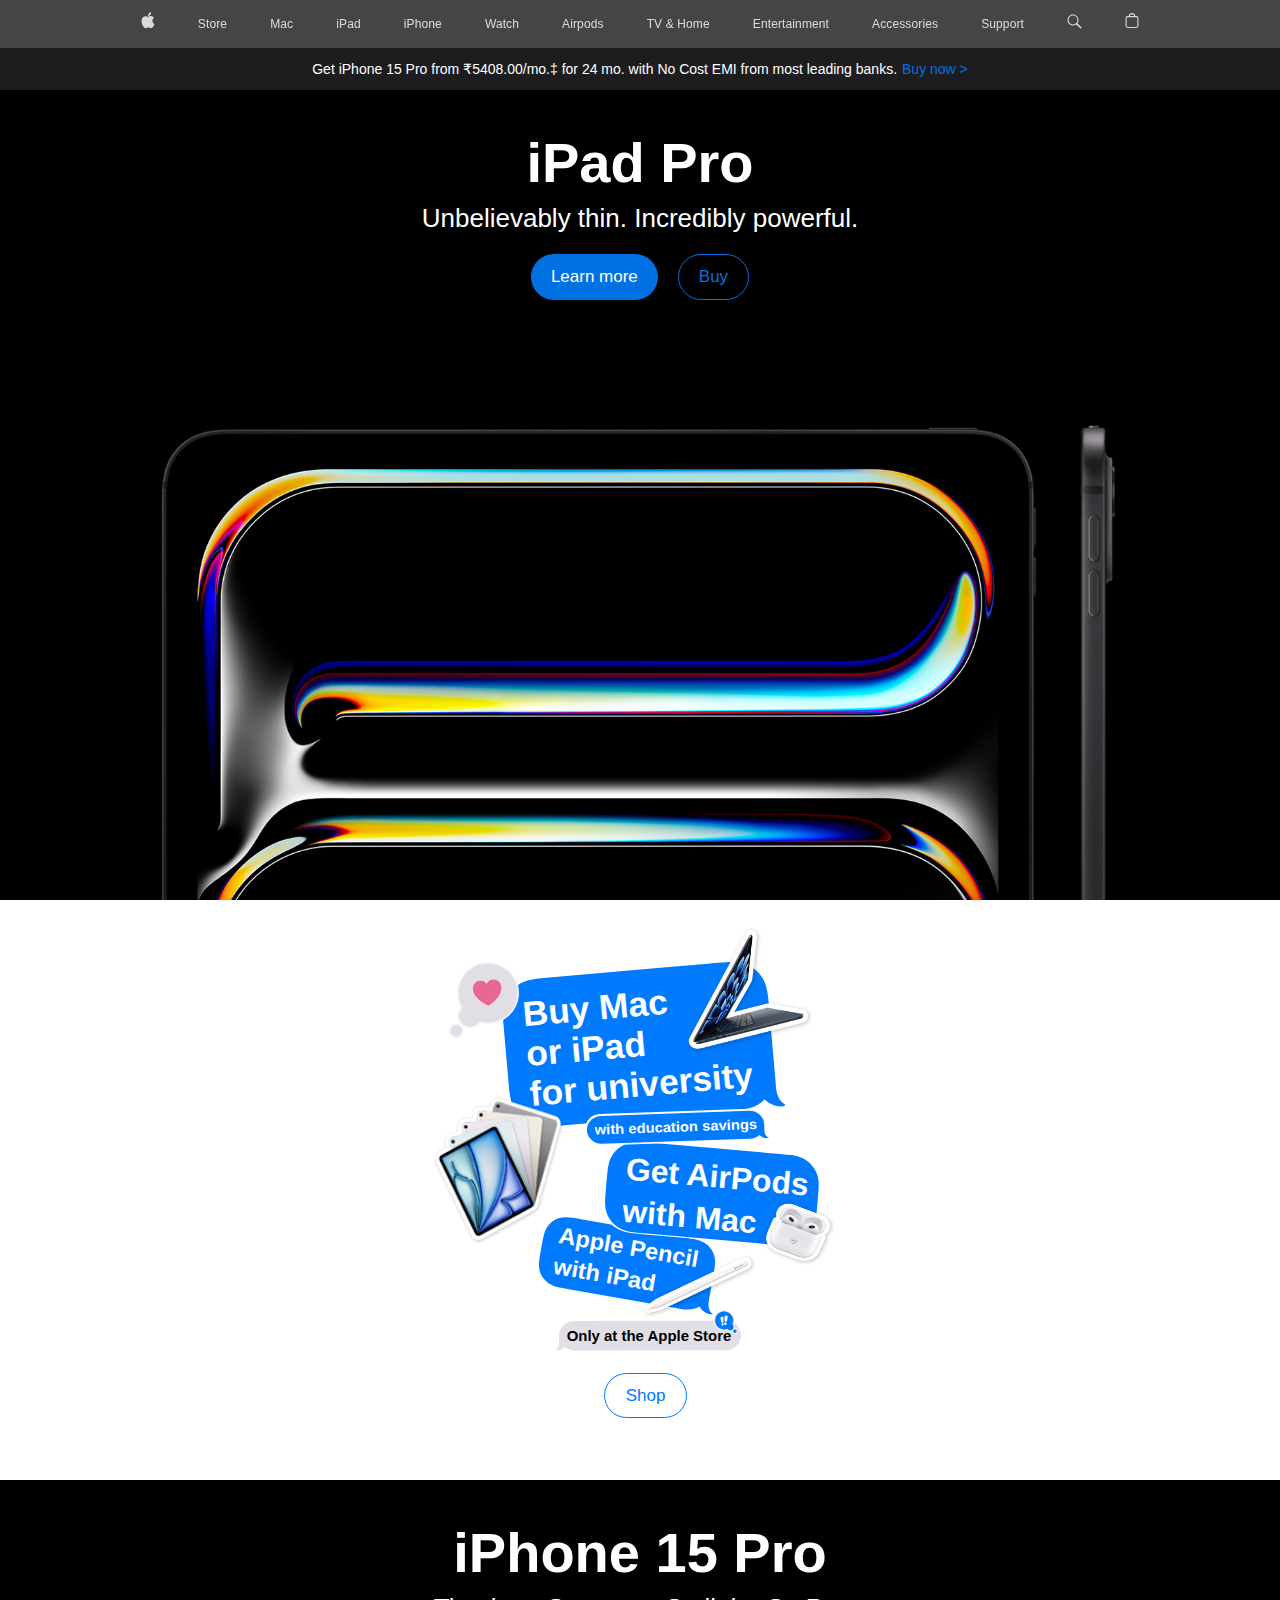
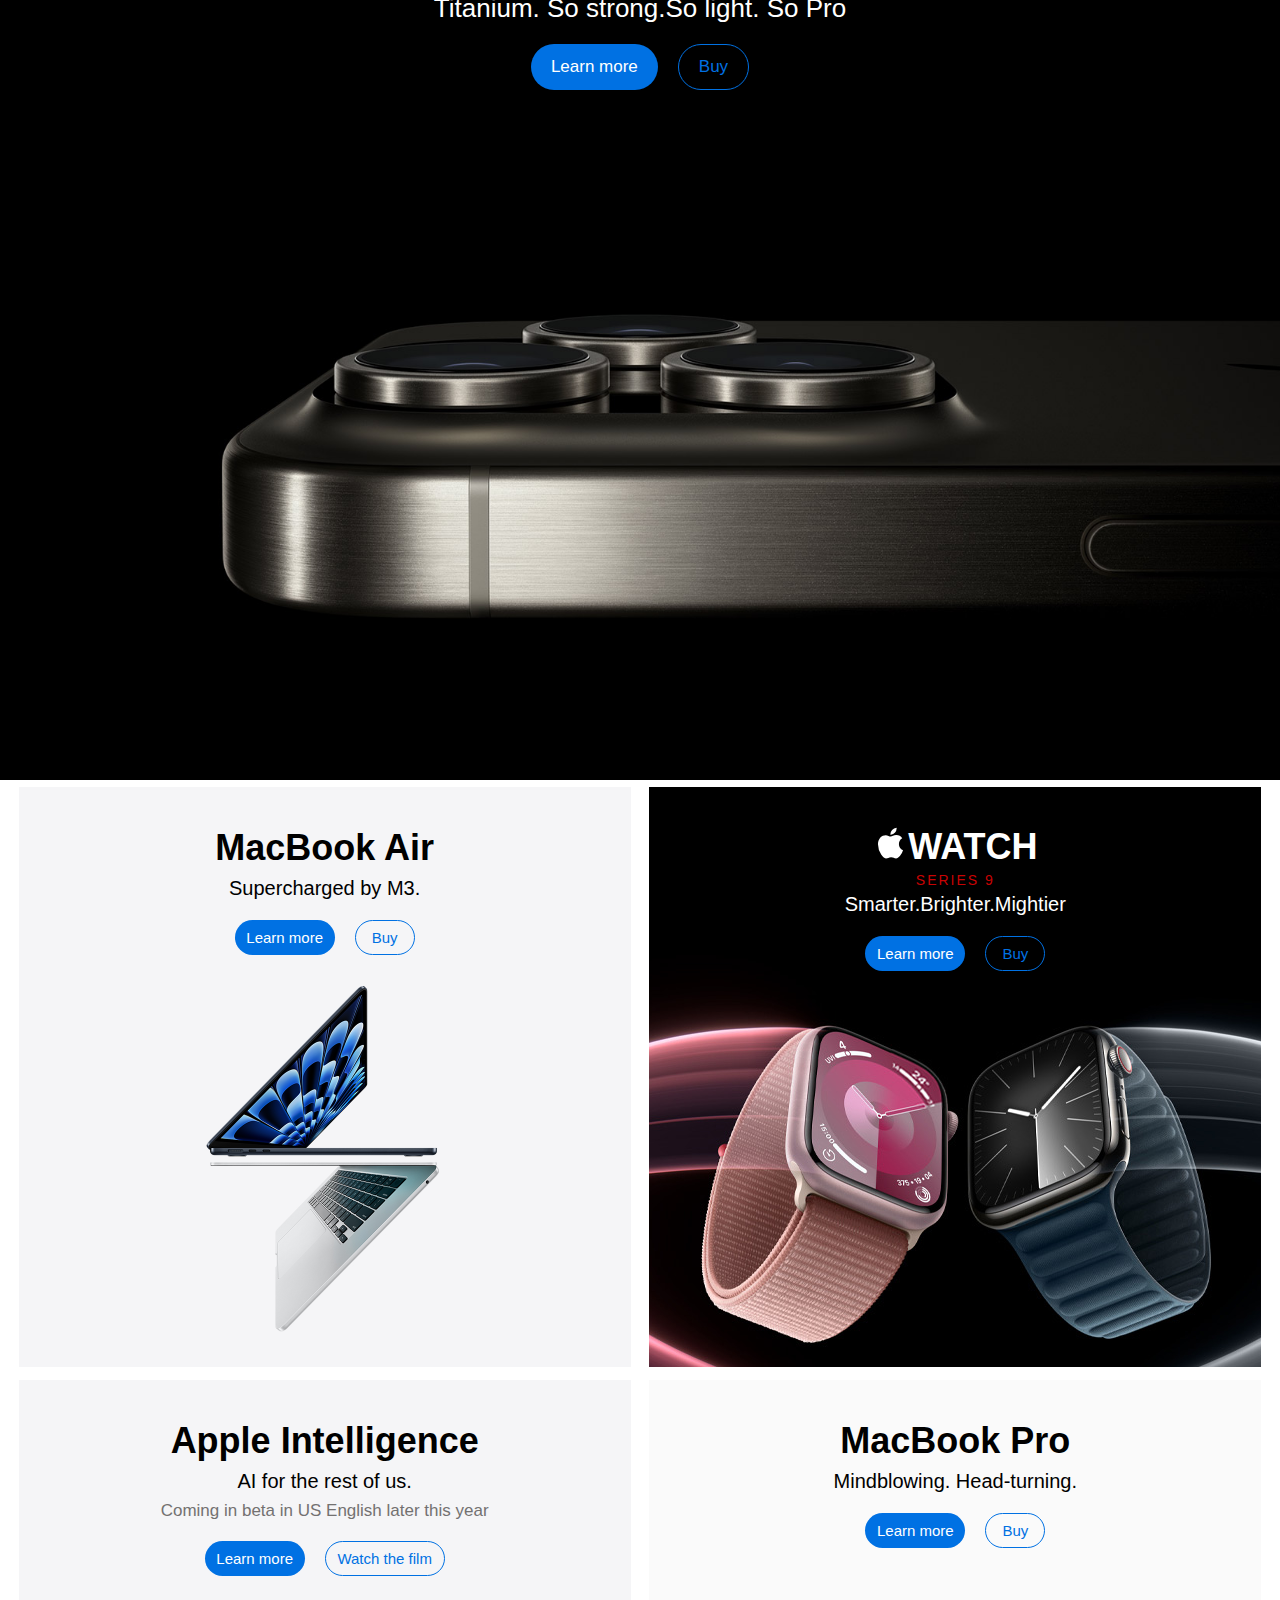
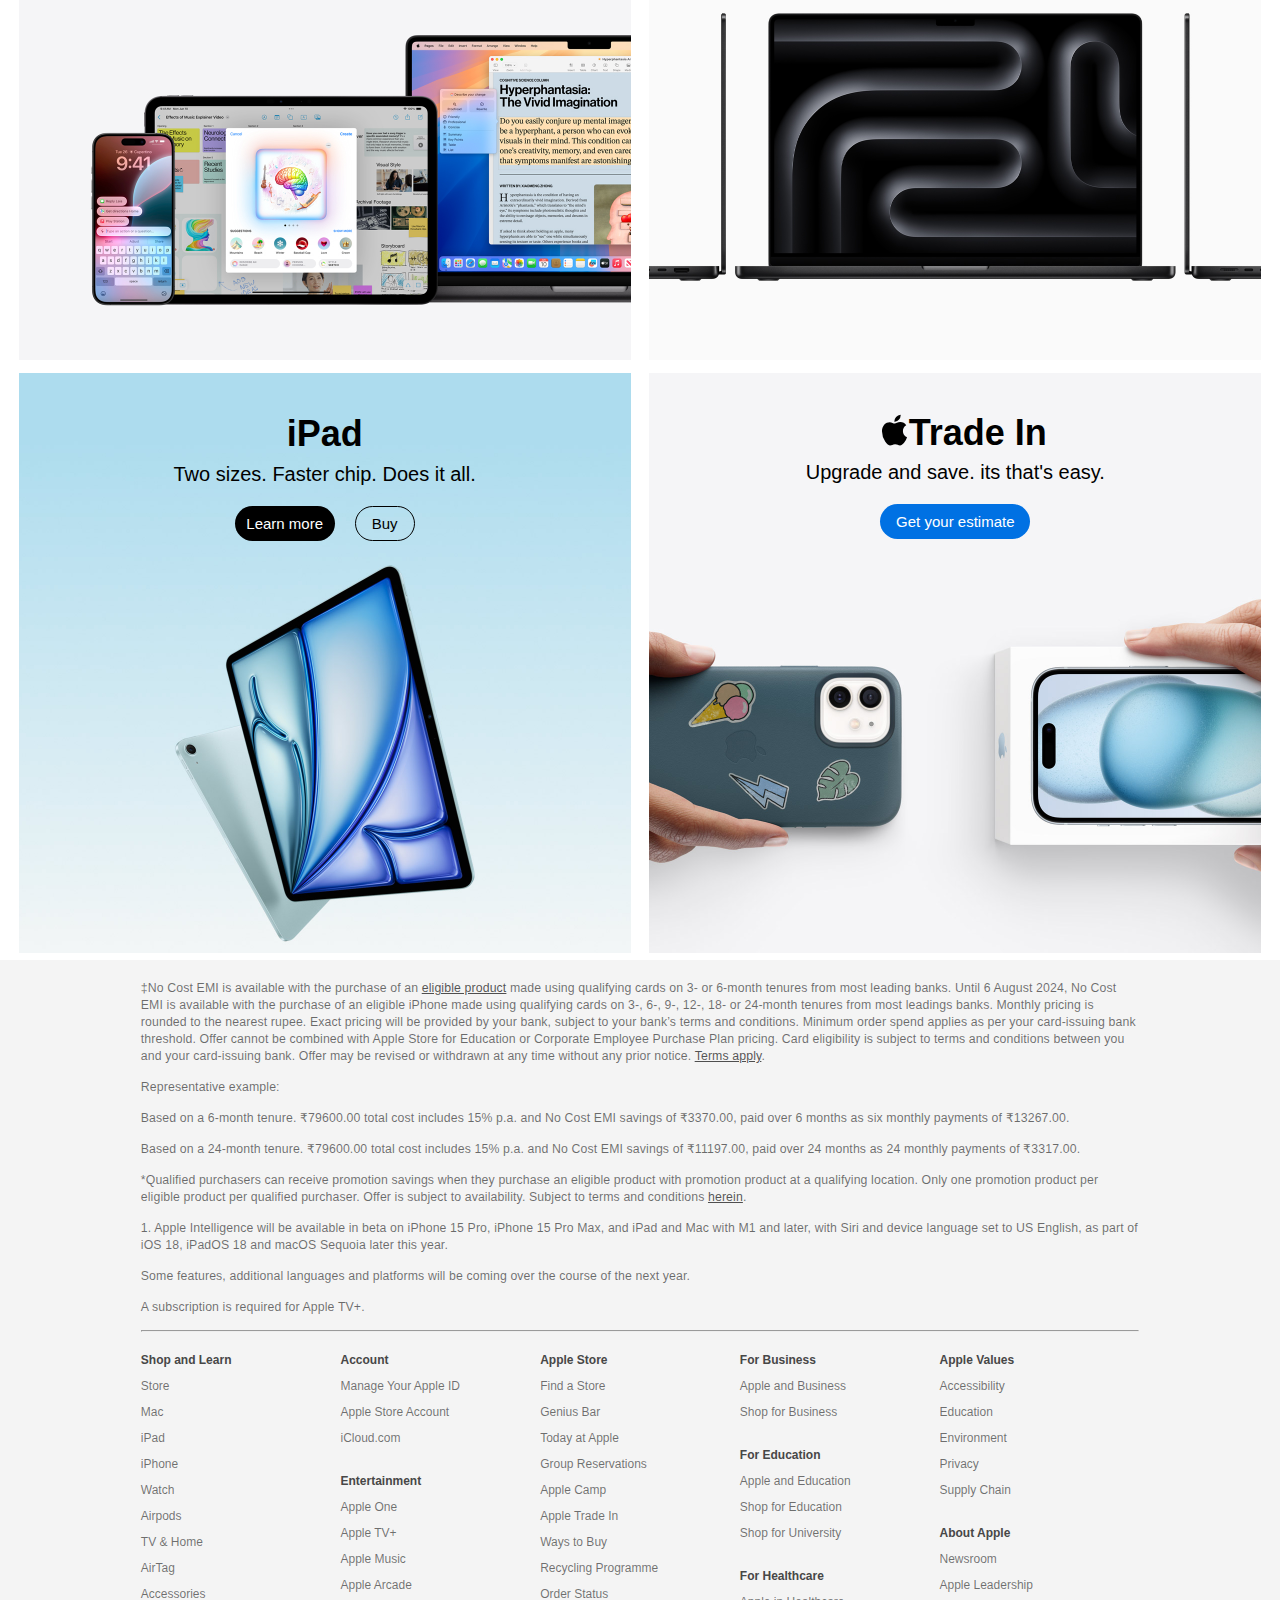
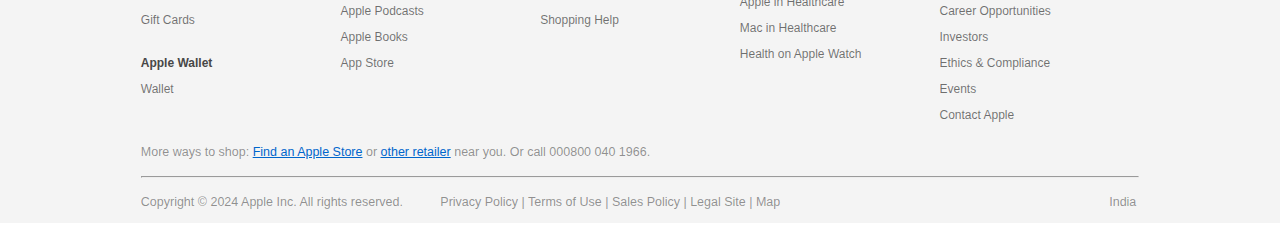
<file: Apple/index.html>
<!DOCTYPE html>
<html lang="en">
  <head>
    <meta charset="UTF-8" />
    <meta name="viewport" content="width=device-width, initial-scale=1.0" />
    <title>Apple (India)</title>
    <link rel="stylesheet" href="main.css" />
  </head>
  <body>
    <nav id="nav">
      <div id="sub-nav">
        <ol>
          <li>
            <svg
              height="44"
              viewBox="0 0 14 44"
              width="14"
              xmlns="http://www.w3.org/2000/svg"
            >
              <path
                d="m13.0729 17.6825a3.61 3.61 0 0 0 -1.7248 3.0365 3.5132 3.5132 0 0 0 2.1379 3.2223 8.394 8.394 0 0 1 -1.0948 2.2618c-.6816.9812-1.3943 1.9623-2.4787 1.9623s-1.3633-.63-2.613-.63c-1.2187 0-1.6525.6507-2.644.6507s-1.6834-.9089-2.4787-2.0243a9.7842 9.7842 0 0 1 -1.6628-5.2776c0-3.0984 2.014-4.7405 3.9969-4.7405 1.0535 0 1.9314.6919 2.5924.6919.63 0 1.6112-.7333 2.8092-.7333a3.7579 3.7579 0 0 1 3.1604 1.5802zm-3.7284-2.8918a3.5615 3.5615 0 0 0 .8469-2.22 1.5353 1.5353 0 0 0 -.031-.32 3.5686 3.5686 0 0 0 -2.3445 1.2084 3.4629 3.4629 0 0 0 -.8779 2.1585 1.419 1.419 0 0 0 .031.2892 1.19 1.19 0 0 0 .2169.0207 3.0935 3.0935 0 0 0 2.1586-1.1368z"
              ></path>
            </svg>
          </li>
          <li>Store</li>
          <li>Mac</li>
          <li>iPad</li>
          <li>iPhone</li>
          <li>Watch</li>
          <li>Airpods</li>
          <li>TV & Home</li>
          <li>Entertainment</li>
          <li>Accessories</li>
          <li>Support</li>
          <li>
            <svg
              xmlns="http://www.w3.org/2000/svg"
              width="15px"
              height="44px"
              viewBox="0 0 15 44"
            >
              <path
                d="M14.298,27.202l-3.87-3.87c0.701-0.929,1.122-2.081,1.122-3.332c0-3.06-2.489-5.55-5.55-5.55c-3.06,0-5.55,2.49-5.55,5.55 c0,3.061,2.49,5.55,5.55,5.55c1.251,0,2.403-0.421,3.332-1.122l3.87,3.87c0.151,0.151,0.35,0.228,0.548,0.228 s0.396-0.076,0.548-0.228C14.601,27.995,14.601,27.505,14.298,27.202z M1.55,20c0-2.454,1.997-4.45,4.45-4.45 c2.454,0,4.45,1.997,4.45,4.45S8.454,24.45,6,24.45C3.546,24.45,1.55,22.454,1.55,20z"
              ></path>
            </svg>
          </li>
          <li>
            <svg
              height="44"
              viewBox="0 0 14 44"
              width="14"
              xmlns="http://www.w3.org/2000/svg"
            >
              <path
                d="m11.3535 16.0283h-1.0205a3.4229 3.4229 0 0 0 -3.333-2.9648 3.4229 3.4229 0 0 0 -3.333 2.9648h-1.02a2.1184 2.1184 0 0 0 -2.117 2.1162v7.7155a2.1186 2.1186 0 0 0 2.1162 2.1167h8.707a2.1186 2.1186 0 0 0 2.1168-2.1167v-7.7155a2.1184 2.1184 0 0 0 -2.1165-2.1162zm-4.3535-1.8652a2.3169 2.3169 0 0 1 2.2222 1.8652h-4.4444a2.3169 2.3169 0 0 1 2.2222-1.8652zm5.37 11.6969a1.0182 1.0182 0 0 1 -1.0166 1.0171h-8.7069a1.0182 1.0182 0 0 1 -1.0165-1.0171v-7.7155a1.0178 1.0178 0 0 1 1.0166-1.0166h8.707a1.0178 1.0178 0 0 1 1.0164 1.0166z"
              ></path>
            </svg>
          </li>
        </ol>
      </div>
    </nav>
    <div class="p">
      Get iPhone 15 Pro from ₹5408.00/mo.‡ for 24 mo. with No Cost EMI from most
      leading banks. <a href="#">Buy now ></a>
    </div>
    <main>
      <div id="sub-section1">
        <h1>iPad Pro</h1>
        <p>Unbelievably thin. Incredibly powerful.</p>
        <div>
          <button>Learn more</button>
          <button>Buy</button>
        </div>
      </div>
      <div id="sub-section2">
        <div class="bubble-wrapper">
          <div class="bubble1">
            <svg
              class="bubble-svg"
              xmlns="http://www.w3.org/2000/svg"
              xmlns:xlink="http://www.w3.org/1999/xlink"
              width="100%"
              height="100%"
              viewBox="-2 -2 790.44 438"
              preserveAspectRatio="none"
            >
              <path
                d="m767.53,380.26v-69.75c.01-1.12.03-2.24.03-3.36.03-5.47.03-10.94.03-16.41v-147.47c0-5.47,0-10.94-.03-16.41-.03-4.61-.08-9.21-.21-13.82-.27-10.03-.86-20.16-2.65-30.08-1.81-10.08-4.77-19.45-9.43-28.61-4.58-8.99-10.56-17.22-17.69-24.35-7.13-7.13-15.36-13.12-24.36-17.69-9.15-4.66-18.52-7.61-28.59-9.42-9.93-1.78-20.05-2.38-30.09-2.65-4.61-.12-9.21-.18-13.82-.21C525.26,0,519.79,0,514.32,0H143.27C137.8,0,132.33,0,126.86.03c-4.61.03-9.21.08-13.82.21-10.04.27-20.16.86-30.09,2.65-10.07,1.81-19.44,4.76-28.59,9.42-8.99,4.58-17.22,10.56-24.36,17.69-7.13,7.13-13.11,15.36-17.69,24.35-4.66,9.15-7.62,18.53-9.43,28.61-1.78,9.92-2.37,20.04-2.64,30.08-.12,4.61-.18,9.21-.21,13.82C0,132.33,0,137.8,0,143.27v147.47c0,5.47,0,10.94.03,16.41.03,4.61.08,9.21.21,13.82.27,10.03.86,20.16,2.64,30.08,1.81,10.08,4.77,19.45,9.43,28.61,4.58,8.99,10.56,17.22,17.69,24.35,7.14,7.13,15.36,13.12,24.36,17.69,9.15,4.66,18.52,7.61,28.59,9.42,9.93,1.78,20.05,2.38,30.09,2.65,4.61.12,9.21.18,13.82.21,5.47.03,10.94.03,16.41.03h481.06c5.47,0,10.94,0,16.41-.03,4.61-.03,9.21-.08,13.82-.21,10.04-.27,20.16-.86,30.09-2.65,10.07-1.81,19.44-4.76,28.59-9.42,6.69-3.41,12.96-7.59,18.66-12.45.12.14.22.28.34.42,30.39,34.8,64.21,22.06,64.21,22.06-17.15-3.92-28.92-27.45-28.92-51.46Z"
              ></path>
              <foreignObject x="58" y="42" width="100%" height="100%">
                <h1 class="bubble-copy bubble-copy-1">
                  Buy Mac or&nbsp;iPad for&nbsp;university
                </h1>
              </foreignObject>
            </svg>
            <svg
              class="bubble-svg"
              xmlns="http://www.w3.org/2000/svg"
              xmlns:xlink="http://www.w3.org/1999/xlink"
              width="100%"
              height="100%"
              viewBox="-2 -2 790.44 438"
              preserveAspectRatio="none"
            >
              <path
                d="m767.53,380.26v-69.75c.01-1.12.03-2.24.03-3.36.03-5.47.03-10.94.03-16.41v-147.47c0-5.47,0-10.94-.03-16.41-.03-4.61-.08-9.21-.21-13.82-.27-10.03-.86-20.16-2.65-30.08-1.81-10.08-4.77-19.45-9.43-28.61-4.58-8.99-10.56-17.22-17.69-24.35-7.13-7.13-15.36-13.12-24.36-17.69-9.15-4.66-18.52-7.61-28.59-9.42-9.93-1.78-20.05-2.38-30.09-2.65-4.61-.12-9.21-.18-13.82-.21C525.26,0,519.79,0,514.32,0H143.27C137.8,0,132.33,0,126.86.03c-4.61.03-9.21.08-13.82.21-10.04.27-20.16.86-30.09,2.65-10.07,1.81-19.44,4.76-28.59,9.42-8.99,4.58-17.22,10.56-24.36,17.69-7.13,7.13-13.11,15.36-17.69,24.35-4.66,9.15-7.62,18.53-9.43,28.61-1.78,9.92-2.37,20.04-2.64,30.08-.12,4.61-.18,9.21-.21,13.82C0,132.33,0,137.8,0,143.27v147.47c0,5.47,0,10.94.03,16.41.03,4.61.08,9.21.21,13.82.27,10.03.86,20.16,2.64,30.08,1.81,10.08,4.77,19.45,9.43,28.61,4.58,8.99,10.56,17.22,17.69,24.35,7.14,7.13,15.36,13.12,24.36,17.69,9.15,4.66,18.52,7.61,28.59,9.42,9.93,1.78,20.05,2.38,30.09,2.65,4.61.12,9.21.18,13.82.21,5.47.03,10.94.03,16.41.03h481.06c5.47,0,10.94,0,16.41-.03,4.61-.03,9.21-.08,13.82-.21,10.04-.27,20.16-.86,30.09-2.65,10.07-1.81,19.44-4.76,28.59-9.42,6.69-3.41,12.96-7.59,18.66-12.45.12.14.22.28.34.42,30.39,34.8,64.21,22.06,64.21,22.06-17.15-3.92-28.92-27.45-28.92-51.46Z"
              ></path>
              <foreignObject x="58" y="42" width="100%" height="100%">
                <h1 class="bubble-copy bubble-copy-1">
                  Buy Mac or&nbsp;iPad for&nbsp;university
                </h1>
              </foreignObject>
            </svg>
            <img src="./Assets/heart.png" alt="" />
            <img src="./Assets/laptop.png" alt="" />
            <img src="./Assets/tab.png" alt="" />
          </div>
          <div class="bubble2">
            <svg
              class="bubble-svg"
              xmlns="http://www.w3.org/2000/svg"
              xmlns:xlink="http://www.w3.org/1999/xlink"
              width="100%"
              height="100%"
              viewBox="-2 -2 479.31 75.56"
              preserveAspectRatio="none"
            >
              <path
                d="m408.83,50.18v-16.18s0,0,0,0c-.01-18.74-15.2-33.93-33.95-33.94L33.99,0C15.23-.01.01,15.19,0,33.95c-.01,18.76,15.19,33.98,33.95,33.99l340.89.06c8.47,0,16.22-3.09,22.17-8.22.04.05.08.1.12.15,10.08,11.54,21.3,7.32,21.3,7.32-5.69-1.3-9.59-9.1-9.59-17.07Z"
              ></path>
              <foreignObject x="18" y="5" width="100%" height="100%">
                <h5 class="bubble-copy bubble-copy-2">
                  with education savings
                </h5>
              </foreignObject>
            </svg>
            <svg
              class="bubble-svg"
              xmlns="http://www.w3.org/2000/svg"
              xmlns:xlink="http://www.w3.org/1999/xlink"
              width="100%"
              height="100%"
              viewBox="-2 -2 479.31 75.56"
              preserveAspectRatio="none"
            >
              <path
                d="m408.83,50.18v-16.18s0,0,0,0c-.01-18.74-15.2-33.93-33.95-33.94L33.99,0C15.23-.01.01,15.19,0,33.95c-.01,18.76,15.19,33.98,33.95,33.99l340.89.06c8.47,0,16.22-3.09,22.17-8.22.04.05.08.1.12.15,10.08,11.54,21.3,7.32,21.3,7.32-5.69-1.3-9.59-9.1-9.59-17.07Z"
              ></path>
              <foreignObject x="18" y="5" width="100%" height="100%">
                <h5 class="bubble-copy bubble-copy-2">
                  with education savings
                </h5>
              </foreignObject>
            </svg>
          </div>
          <div class="bubble3">
            <svg
              class="bubble-svg"
              xmlns="http://www.w3.org/2000/svg"
              xmlns:xlink="http://www.w3.org/1999/xlink"
              width="100%"
              height="100%"
              viewBox="-2 -2 626.54 236.87"
              preserveAspectRatio="none"
            >
              <path
                d="m531.18,192.34v-50.86c0-.82.02-1.63.02-2.45.02-3.99.02-7.98.02-11.97v-22.6c0-3.99,0-7.98-.02-11.97-.02-3.36-.06-6.72-.15-10.08-.2-7.32-.63-14.7-1.93-21.93-1.32-7.35-3.47-14.18-6.87-20.86-3.34-6.56-7.7-12.55-12.9-17.76-5.2-5.2-11.2-9.56-17.76-12.9-6.67-3.4-13.51-5.55-20.85-6.87-7.24-1.3-14.62-1.73-21.94-1.93-3.36-.09-6.72-.13-10.08-.15C434.74,0,430.75,0,426.76,0H104.46C100.47,0,96.49,0,92.5.02c-3.36.02-6.72.06-10.08.15-7.32.2-14.7.63-21.94,1.93-7.34,1.32-14.18,3.47-20.85,6.87-6.56,3.34-12.56,7.7-17.76,12.9-5.2,5.2-9.56,11.2-12.9,17.76-3.4,6.67-5.55,13.51-6.87,20.86-1.3,7.23-1.73,14.61-1.93,21.93-.09,3.36-.13,6.72-.15,10.08C0,96.49,0,100.47,0,104.46v22.6c0,3.99,0,7.98.02,11.97.02,3.36.06,6.72.15,10.08.2,7.32.63,14.7,1.93,21.93,1.32,7.35,3.47,14.18,6.87,20.86,3.34,6.56,7.7,12.55,12.9,17.76,5.2,5.2,11.2,9.56,17.76,12.9,6.67,3.4,13.5,5.55,20.85,6.87,7.24,1.3,14.62,1.73,21.94,1.93,3.36.09,6.72.13,10.08.15,3.99.02,7.98.02,11.97.02h322.3c3.99,0,7.98,0,11.97-.02,3.36-.02,6.72-.06,10.08-.15,7.32-.2,14.7-.63,21.94-1.93,7.34-1.32,14.18-3.47,20.85-6.87,4.88-2.48,9.45-5.53,13.61-9.07.08.1.16.21.25.31,22.16,25.37,46.82,16.08,46.82,16.08-12.51-2.86-21.08-20.01-21.08-37.52Z"
              ></path>
              <foreignObject x="46" y="26" width="100%" height="100%">
                <h1 class="bubble-copy bubble-copy-3">
                  Get AirPods with&nbsp;Mac<sup
                    ><a
                      href="#footnote-0"
                      class="footnote footnote-number"
                      aria-label="Footnote *"
                      >*</a
                    ></sup
                  >
                </h1>
              </foreignObject>
            </svg>
            <svg
              class="bubble-svg"
              xmlns="http://www.w3.org/2000/svg"
              xmlns:xlink="http://www.w3.org/1999/xlink"
              width="100%"
              height="100%"
              viewBox="-2 -2 626.54 236.87"
              preserveAspectRatio="none"
            >
              <path
                d="m531.18,192.34v-50.86c0-.82.02-1.63.02-2.45.02-3.99.02-7.98.02-11.97v-22.6c0-3.99,0-7.98-.02-11.97-.02-3.36-.06-6.72-.15-10.08-.2-7.32-.63-14.7-1.93-21.93-1.32-7.35-3.47-14.18-6.87-20.86-3.34-6.56-7.7-12.55-12.9-17.76-5.2-5.2-11.2-9.56-17.76-12.9-6.67-3.4-13.51-5.55-20.85-6.87-7.24-1.3-14.62-1.73-21.94-1.93-3.36-.09-6.72-.13-10.08-.15C434.74,0,430.75,0,426.76,0H104.46C100.47,0,96.49,0,92.5.02c-3.36.02-6.72.06-10.08.15-7.32.2-14.7.63-21.94,1.93-7.34,1.32-14.18,3.47-20.85,6.87-6.56,3.34-12.56,7.7-17.76,12.9-5.2,5.2-9.56,11.2-12.9,17.76-3.4,6.67-5.55,13.51-6.87,20.86-1.3,7.23-1.73,14.61-1.93,21.93-.09,3.36-.13,6.72-.15,10.08C0,96.49,0,100.47,0,104.46v22.6c0,3.99,0,7.98.02,11.97.02,3.36.06,6.72.15,10.08.2,7.32.63,14.7,1.93,21.93,1.32,7.35,3.47,14.18,6.87,20.86,3.34,6.56,7.7,12.55,12.9,17.76,5.2,5.2,11.2,9.56,17.76,12.9,6.67,3.4,13.5,5.55,20.85,6.87,7.24,1.3,14.62,1.73,21.94,1.93,3.36.09,6.72.13,10.08.15,3.99.02,7.98.02,11.97.02h322.3c3.99,0,7.98,0,11.97-.02,3.36-.02,6.72-.06,10.08-.15,7.32-.2,14.7-.63,21.94-1.93,7.34-1.32,14.18-3.47,20.85-6.87,4.88-2.48,9.45-5.53,13.61-9.07.08.1.16.21.25.31,22.16,25.37,46.82,16.08,46.82,16.08-12.51-2.86-21.08-20.01-21.08-37.52Z"
              ></path>
              <foreignObject x="46" y="26" width="100%" height="100%">
                <h1 class="bubble-copy bubble-copy-3">
                  Get AirPods with&nbsp;Mac<sup
                    ><a
                      href="#footnote-0"
                      class="footnote footnote-number"
                      aria-label="Footnote *"
                    ></a
                  ></sup>
                </h1>
              </foreignObject>
            </svg>
            <img src="./Assets/hero1.png" alt="" />
          </div>
          <div class="bubble4">
            <svg
              class="bubble-svg"
              xmlns="http://www.w3.org/2000/svg"
              xmlns:xlink="http://www.w3.org/1999/xlink"
              width="100%"
              height="100%"
              viewBox="-2 -2 626.54 236.87"
              preserveAspectRatio="none"
            >
              <path
                d="m443.62,153.69v-40.64c0-.65.01-1.31.02-1.96.02-3.19.02-6.37.02-9.56v-18.06c0-3.19,0-6.37-.02-9.56-.02-2.68-.05-5.37-.12-8.05-.16-5.85-.5-11.74-1.54-17.52-1.05-5.87-2.78-11.33-5.49-16.67-2.67-5.24-6.15-10.03-10.31-14.19-4.16-4.16-8.95-7.64-14.19-10.31-5.33-2.71-10.79-4.43-16.66-5.49-5.78-1.04-11.68-1.38-17.53-1.54-2.68-.07-5.37-.1-8.05-.12C366.56,0,363.37,0,360.19,0H83.47C80.28,0,77.1,0,73.91.02c-2.68.02-5.37.05-8.05.12-5.85.16-11.75.5-17.53,1.54-5.87,1.05-11.33,2.78-16.66,5.49-5.24,2.67-10.03,6.15-14.19,10.31-4.16,4.16-7.64,8.95-10.31,14.19-2.71,5.33-4.44,10.8-5.49,16.67-1.04,5.78-1.38,11.68-1.54,17.52-.07,2.68-.1,5.37-.12,8.05C0,77.1,0,80.28,0,83.47v18.06C0,104.72,0,107.9.02,111.09c.02,2.68.05,5.37.12,8.05.16,5.85.5,11.74,1.54,17.52,1.05,5.87,2.78,11.33,5.49,16.67,2.67,5.24,6.15,10.03,10.31,14.19,4.16,4.16,8.95,7.64,14.19,10.31,5.33,2.71,10.79,4.43,16.66,5.49,5.78,1.04,11.68,1.38,17.53,1.54,2.68.07,5.37.1,8.05.12,3.19.02,6.37.02,9.56.02h276.72c3.19,0,6.37,0,9.56-.02,2.68-.02,5.37-.05,8.05-.12,5.85-.16,11.75-.5,17.53-1.54,5.87-1.05,11.33-2.78,16.66-5.49,3.9-1.98,7.55-4.42,10.87-7.25.07.08.13.16.2.24,17.7,20.27,37.41,12.85,37.41,12.85-9.99-2.28-16.85-15.99-16.85-29.98Z"
              ></path>
              <foreignObject x="39" y="16" width="100%" height="100%">
                <h1 class="bubble-copy bubble-copy-4">
                  Apple Pencil with&nbsp;iPad<sup
                    ><a
                      href="#footnote-0"
                      class="footnote footnote-number"
                      aria-label="Footnote *"
                    ></a
                  ></sup>
                </h1>
              </foreignObject>
            </svg>
            <svg
              class="bubble-svg"
              xmlns="http://www.w3.org/2000/svg"
              xmlns:xlink="http://www.w3.org/1999/xlink"
              width="100%"
              height="100%"
              viewBox="-2 -2 626.54 236.87"
              preserveAspectRatio="none"
            >
              <path
                d="m443.62,153.69v-40.64c0-.65.01-1.31.02-1.96.02-3.19.02-6.37.02-9.56v-18.06c0-3.19,0-6.37-.02-9.56-.02-2.68-.05-5.37-.12-8.05-.16-5.85-.5-11.74-1.54-17.52-1.05-5.87-2.78-11.33-5.49-16.67-2.67-5.24-6.15-10.03-10.31-14.19-4.16-4.16-8.95-7.64-14.19-10.31-5.33-2.71-10.79-4.43-16.66-5.49-5.78-1.04-11.68-1.38-17.53-1.54-2.68-.07-5.37-.1-8.05-.12C366.56,0,363.37,0,360.19,0H83.47C80.28,0,77.1,0,73.91.02c-2.68.02-5.37.05-8.05.12-5.85.16-11.75.5-17.53,1.54-5.87,1.05-11.33,2.78-16.66,5.49-5.24,2.67-10.03,6.15-14.19,10.31-4.16,4.16-7.64,8.95-10.31,14.19-2.71,5.33-4.44,10.8-5.49,16.67-1.04,5.78-1.38,11.68-1.54,17.52-.07,2.68-.1,5.37-.12,8.05C0,77.1,0,80.28,0,83.47v18.06C0,104.72,0,107.9.02,111.09c.02,2.68.05,5.37.12,8.05.16,5.85.5,11.74,1.54,17.52,1.05,5.87,2.78,11.33,5.49,16.67,2.67,5.24,6.15,10.03,10.31,14.19,4.16,4.16,8.95,7.64,14.19,10.31,5.33,2.71,10.79,4.43,16.66,5.49,5.78,1.04,11.68,1.38,17.53,1.54,2.68.07,5.37.1,8.05.12,3.19.02,6.37.02,9.56.02h276.72c3.19,0,6.37,0,9.56-.02,2.68-.02,5.37-.05,8.05-.12,5.85-.16,11.75-.5,17.53-1.54,5.87-1.05,11.33-2.78,16.66-5.49,3.9-1.98,7.55-4.42,10.87-7.25.07.08.13.16.2.24,17.7,20.27,37.41,12.85,37.41,12.85-9.99-2.28-16.85-15.99-16.85-29.98Z"
              ></path>
              <foreignObject x="39" y="16" width="100%" height="100%">
                <h1 class="bubble-copy bubble-copy-4">
                  Apple Pencil with&nbsp;iPad<sup
                    ><a
                      href="#footnote-0"
                      class="footnote footnote-number"
                      aria-label="Footnote *"
                    ></a
                  ></sup>
                </h1>
              </foreignObject>
            </svg>
            <img src="./Assets/hero2.png" alt="" />
          </div>
          <div class="bubble5">
            <svg
              class="bubble-svg"
              xmlns="http://www.w3.org/2000/svg"
              xmlns:xlink="http://www.w3.org/1999/xlink"
              width="100%"
              height="100%"
              viewBox="-2 -2 460 76"
              preserveAspectRatio="none"
            >
              <path
                d="m9.59,50.18c0-7.97,0-16.18,0-16.18,0,0,0,0,0,0C9.61,15.27,24.8.07,43.54.06L389.54,0c18.76-.01,33.98,15.19,33.99,33.95.01,18.76-15.19,33.98-33.95,33.99l-345.99.06c-8.47,0-16.22-3.09-22.17-8.22-.04.05-.08.1-.12.15-10.08,11.54-21.3,7.32-21.3,7.32,5.69-1.3,9.59-9.1,9.59-17.07Z"
              ></path>
              <foreignObject x="27" y="5" width="100%" height="100%">
                <h4 class="bubble-copy bubble-copy-5">
                  Only at the Apple Store
                </h4>
              </foreignObject>
            </svg>
            <img src="./Assets/hero3.png" alt="" />
          </div>
          <button>Shop</button>
        </div>
      </div>
      <div id="sub-section3">
        <h1>iPhone 15 Pro</h1>
        <p>Titanium. So strong.So light. So Pro</p>
        <div>
          <button>Learn more</button>
          <button>Buy</button>
        </div>
      </div>
      <div id="sub-section4">
        <div class="child-section1">
          <h1>MacBook Air</h1>
          <p>Supercharged by M3.</p>
          <div>
            <button>Learn more</button>
            <button>Buy</button>
          </div>
        </div>
        <div class="child-section2">
          <h1>
            <svg
            height="44"
            viewBox="0 0 14 44"
            width="14"
            xmlns="http://www.w3.org/2000/svg"
          >
            <path
              d="m13.0729 17.6825a3.61 3.61 0 0 0 -1.7248 3.0365 3.5132 3.5132 0 0 0 2.1379 3.2223 8.394 8.394 0 0 1 -1.0948 2.2618c-.6816.9812-1.3943 1.9623-2.4787 1.9623s-1.3633-.63-2.613-.63c-1.2187 0-1.6525.6507-2.644.6507s-1.6834-.9089-2.4787-2.0243a9.7842 9.7842 0 0 1 -1.6628-5.2776c0-3.0984 2.014-4.7405 3.9969-4.7405 1.0535 0 1.9314.6919 2.5924.6919.63 0 1.6112-.7333 2.8092-.7333a3.7579 3.7579 0 0 1 3.1604 1.5802zm-3.7284-2.8918a3.5615 3.5615 0 0 0 .8469-2.22 1.5353 1.5353 0 0 0 -.031-.32 3.5686 3.5686 0 0 0 -2.3445 1.2084 3.4629 3.4629 0 0 0 -.8779 2.1585 1.419 1.419 0 0 0 .031.2892 1.19 1.19 0 0 0 .2169.0207 3.0935 3.0935 0 0 0 2.1586-1.1368z"
            ></path>
            </svg> 
            WATCH</h1>
          <p>SERIES 9</p>
          <p>Smarter.Brighter.Mightier</p>
          <div>
            <button>Learn more</button>
            <button>Buy</button>
          </div>
        </div>
        <div class="child-section3">
          <h1>Apple Intelligence</h1>
          <p>AI for the rest of us.</p>
          <p>Coming in beta in US English later this year</p>
          <div>
            <button>Learn more</button>
            <button>Watch the film</button>
          </div>
        </div>
        <div class="child-section4">
          <h1>MacBook Pro</h1>
          <p>Mindblowing. Head-turning.</p>
          <div>
            <button>Learn more</button>
            <button>Buy</button>
          </div>
        </div>
        <div class="child-section5">
          <h1>iPad</h1>
          <p>Two sizes. Faster chip. Does it all.</p>
          <div>
            <button>Learn more</button>
            <button>Buy</button>
          </div>
        </div>
        <div class="child-section6">
          <h1>
            <svg
            height="44"
            viewBox="0 0 14 44"
            width="14"
            xmlns="http://www.w3.org/2000/svg"
          >
            <path
              d="m13.0729 17.6825a3.61 3.61 0 0 0 -1.7248 3.0365 3.5132 3.5132 0 0 0 2.1379 3.2223 8.394 8.394 0 0 1 -1.0948 2.2618c-.6816.9812-1.3943 1.9623-2.4787 1.9623s-1.3633-.63-2.613-.63c-1.2187 0-1.6525.6507-2.644.6507s-1.6834-.9089-2.4787-2.0243a9.7842 9.7842 0 0 1 -1.6628-5.2776c0-3.0984 2.014-4.7405 3.9969-4.7405 1.0535 0 1.9314.6919 2.5924.6919.63 0 1.6112-.7333 2.8092-.7333a3.7579 3.7579 0 0 1 3.1604 1.5802zm-3.7284-2.8918a3.5615 3.5615 0 0 0 .8469-2.22 1.5353 1.5353 0 0 0 -.031-.32 3.5686 3.5686 0 0 0 -2.3445 1.2084 3.4629 3.4629 0 0 0 -.8779 2.1585 1.419 1.419 0 0 0 .031.2892 1.19 1.19 0 0 0 .2169.0207 3.0935 3.0935 0 0 0 2.1586-1.1368z"
            ></path>
            </svg> 
            Trade In
          </h1>
          <p>Upgrade and save. its that's easy.</p>
          <div>
            <button>Get your estimate</button>
          </div>
        </div>
      </div>
    </main>
    <footer>
       <div class="sub-section1-1">
        <p>
          ‡No Cost EMI is available with the purchase of an <a href="#">eligible product</a>
          made using qualifying cards on 3- or 6-month tenures from most leading
          banks. Until 6 August 2024, No Cost EMI is available with the purchase
          of an eligible iPhone made using qualifying cards on 3-, 6-, 9-, 12-,
          18- or 24-month tenures from most leadings banks. Monthly pricing is
          rounded to the nearest rupee. Exact pricing will be provided by your
          bank, subject to your bank’s terms and conditions. Minimum order spend
          applies as per your card-issuing bank threshold. Offer cannot be
          combined with Apple Store for Education or Corporate Employee Purchase
          Plan pricing. Card eligibility is subject to terms and conditions
          between you and your card-issuing bank. Offer may be revised or
          withdrawn at any time without any prior notice. <a href="#">Terms apply</a>.
        </p>
        <p> 
          Representative example: 
        </p>
        <p>
          Based on a 6-month tenure. ₹79600.00 total
          cost includes 15% p.a. and No Cost EMI savings of ₹3370.00, paid over
          6 months as six monthly payments of ₹13267.00.
        </p> 
        <p>
          Based on a 24-month
          tenure. ₹79600.00 total cost includes 15% p.a. and No Cost EMI savings
          of ₹11197.00, paid over 24 months as 24 monthly payments of ₹3317.00.
        </p>
        <p>
          *Qualified purchasers can receive promotion savings when they purchase
          an eligible product with promotion product at a qualifying location.
          Only one promotion product per eligible product per qualified
          purchaser. Offer is subject to availability. Subject to terms and
          conditions <a href="#">herein</a>.
        </p>
        <p>
          1. Apple Intelligence will be available in beta on
          iPhone 15 Pro, iPhone 15 Pro Max, and iPad and Mac with M1 and later,
          with Siri and device language set to US English, as part of iOS 18,
          iPadOS 18 and macOS Sequoia later this year.
        </p>
        <p>
          Some features, additional languages and platforms will be coming over the course of the next
          year.
        </p>
        <p>
          A subscription is required for Apple TV+.
        </p>
        <hr>
       </div>
       <div class="sub-section1-2">
         <div class="div1">
            <ol>
              <li><h4>Shop and Learn</h4></li>
              <li>Store</li>
              <li>Mac</li>
              <li>iPad</li>
              <li>iPhone</li>
              <li>Watch</li>
              <li>Airpods</li>
              <li>TV & Home</li>
              <li>AirTag</li>
              <li>Accessories</li>
              <li>Gift Cards</li>
            </ol>
            <ol>
              <li><h4>Apple Wallet</h4></li>
              <li>Wallet</li>
            </ol>
         </div>
         <div class="div2">
            <ol>
              <li><h4>Account</h4></li>
              <li>Manage Your Apple ID</li>
              <li>Apple Store Account</li>
              <li>iCloud.com</li>
            </ol>
            <ol>
              <li><h4>Entertainment</h4></li>
              <li>Apple One</li>
              <li>Apple TV+</li>
              <li>Apple Music</li>
              <li>Apple Arcade</li>
              <li>Apple Podcasts</li>
              <li>Apple Books</li>
              <li>App Store</li>
            </ol>
         </div>
         <div class="div3">
            <ol>
              <li><h4>Apple Store</h4></li>
              <li>Find a Store</li>
              <li>Genius Bar</li>
              <li>Today at Apple</li>
              <li>Group Reservations</li>
              <li>Apple Camp</li>
              <li>Apple Trade In</li>
              <li>Ways to Buy</li>
              <li>Recycling Programme</li>
              <li>Order Status</li>
              <li>Shopping Help</li>
            </ol>
         </div>
         <div class="div4">
            <ol>
              <li><h4>For Business</h4></li>
              <li>Apple and Business</li>
              <li>Shop for Business</li>
            </ol>
            <ol>
              <li><h4>For Education</h4></li>
              <li>Apple and Education</li>
              <li>Shop for Education</li>
              <li>Shop for University</li>
            </ol>
            <ol>
              <li><h4>For Healthcare</h4></li>
              <li>Apple in Healthcare</li>
              <li>Mac in Healthcare</li>
              <li>Health on Apple Watch</li>
            </ol>
         </div>
         <div class="div5">
            <ol>
              <li><h4>Apple Values</h4></li>
              <li>Accessibility</li>
              <li>Education</li>
              <li>Environment</li>
              <li>Privacy</li>
              <li>Supply Chain</li>
            </ol>
            <ol>
              <li><h4>About Apple</h4></li>
              <li>Newsroom</li>
              <li>Apple Leadership</li>
              <li>Career Opportunities</li>
              <li>Investors</li>
              <li>Ethics & Compliance</li>
              <li>Events</li>
              <li>Contact Apple</li>
            </ol>
         </div>
       </div>
       <div class="sub-section1-3">
         <p>More ways to shop: <a href="#">Find an Apple Store</a> or <a href="#">other retailer</a> near you. Or call 000800 040 1966.</p>
         <hr>
         <div class="last">
          <p>Copyright © 2024 Apple Inc. All rights reserved.</p>
          <p>Privacy Policy | Terms of Use | Sales Policy | Legal Site | Map</p>
          <p>India</p>
         </div>
       </div>
    </footer>
  </body>
</html>
</file>
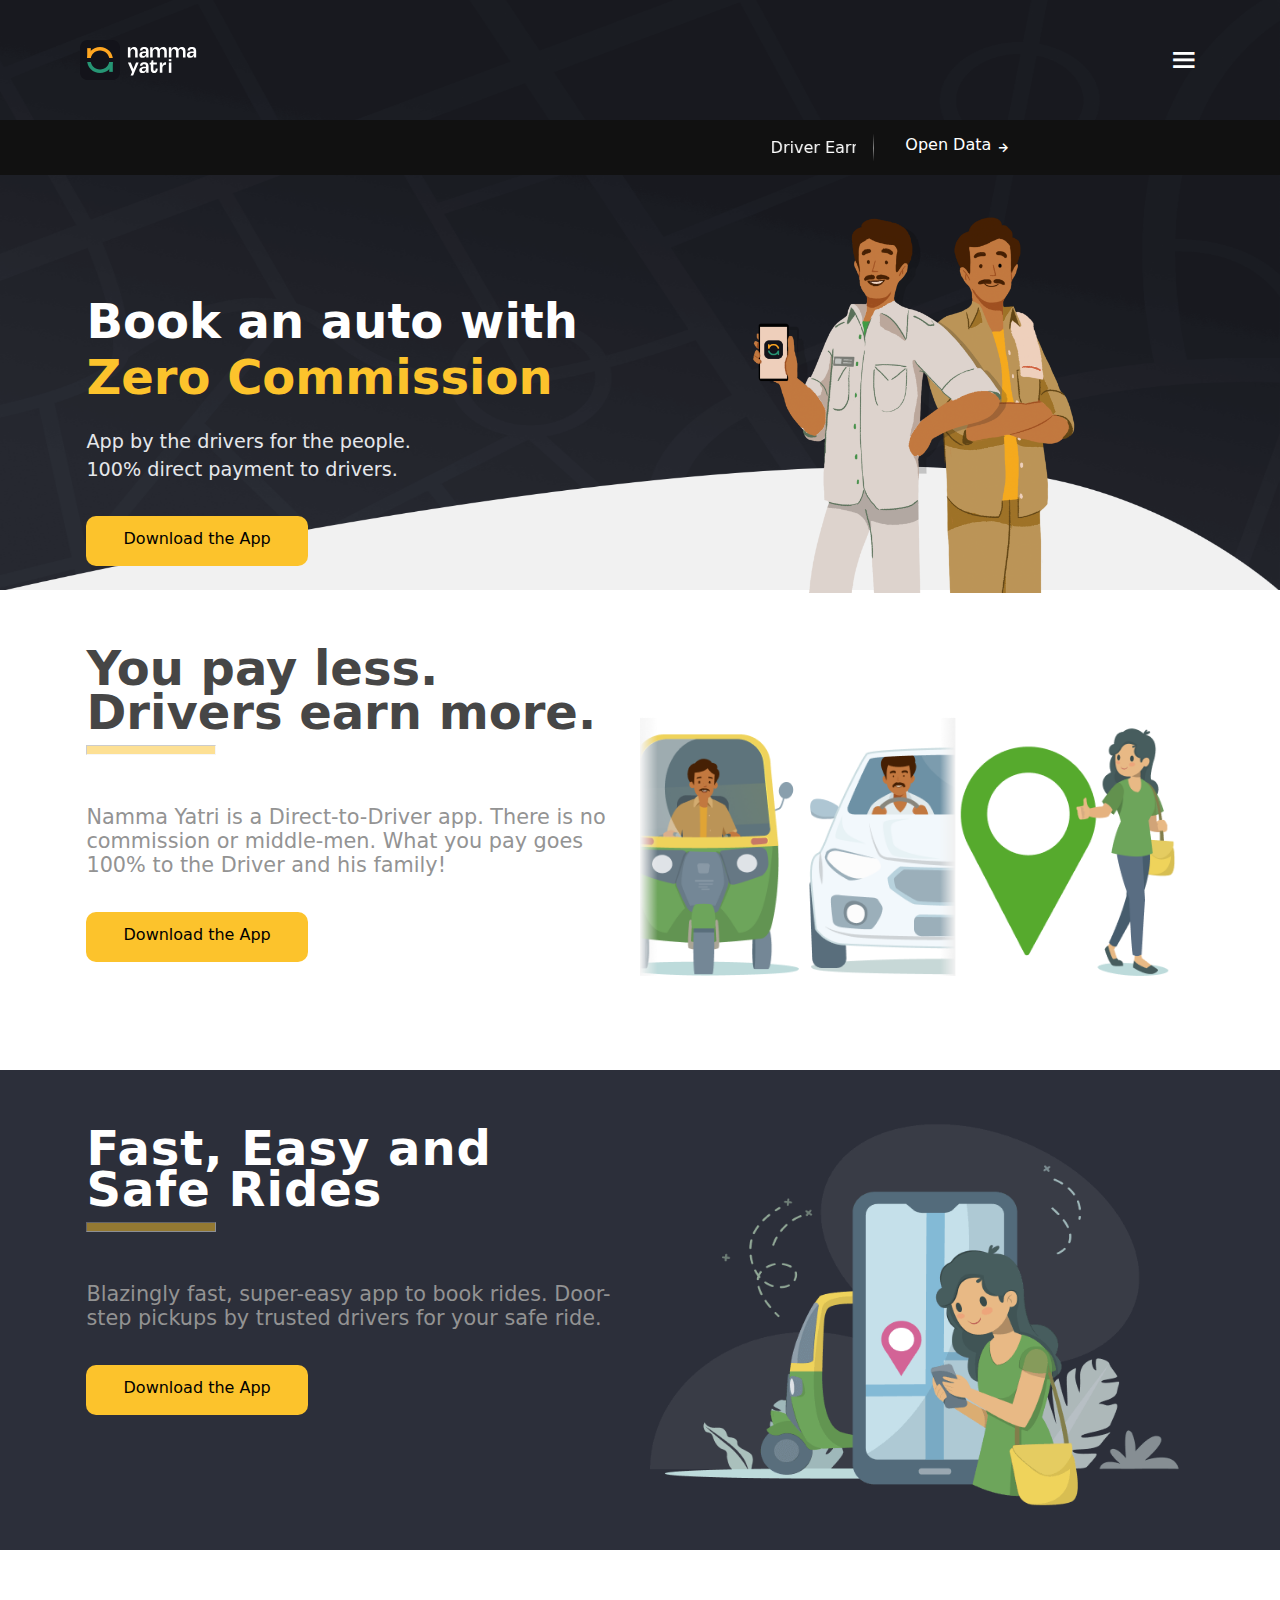
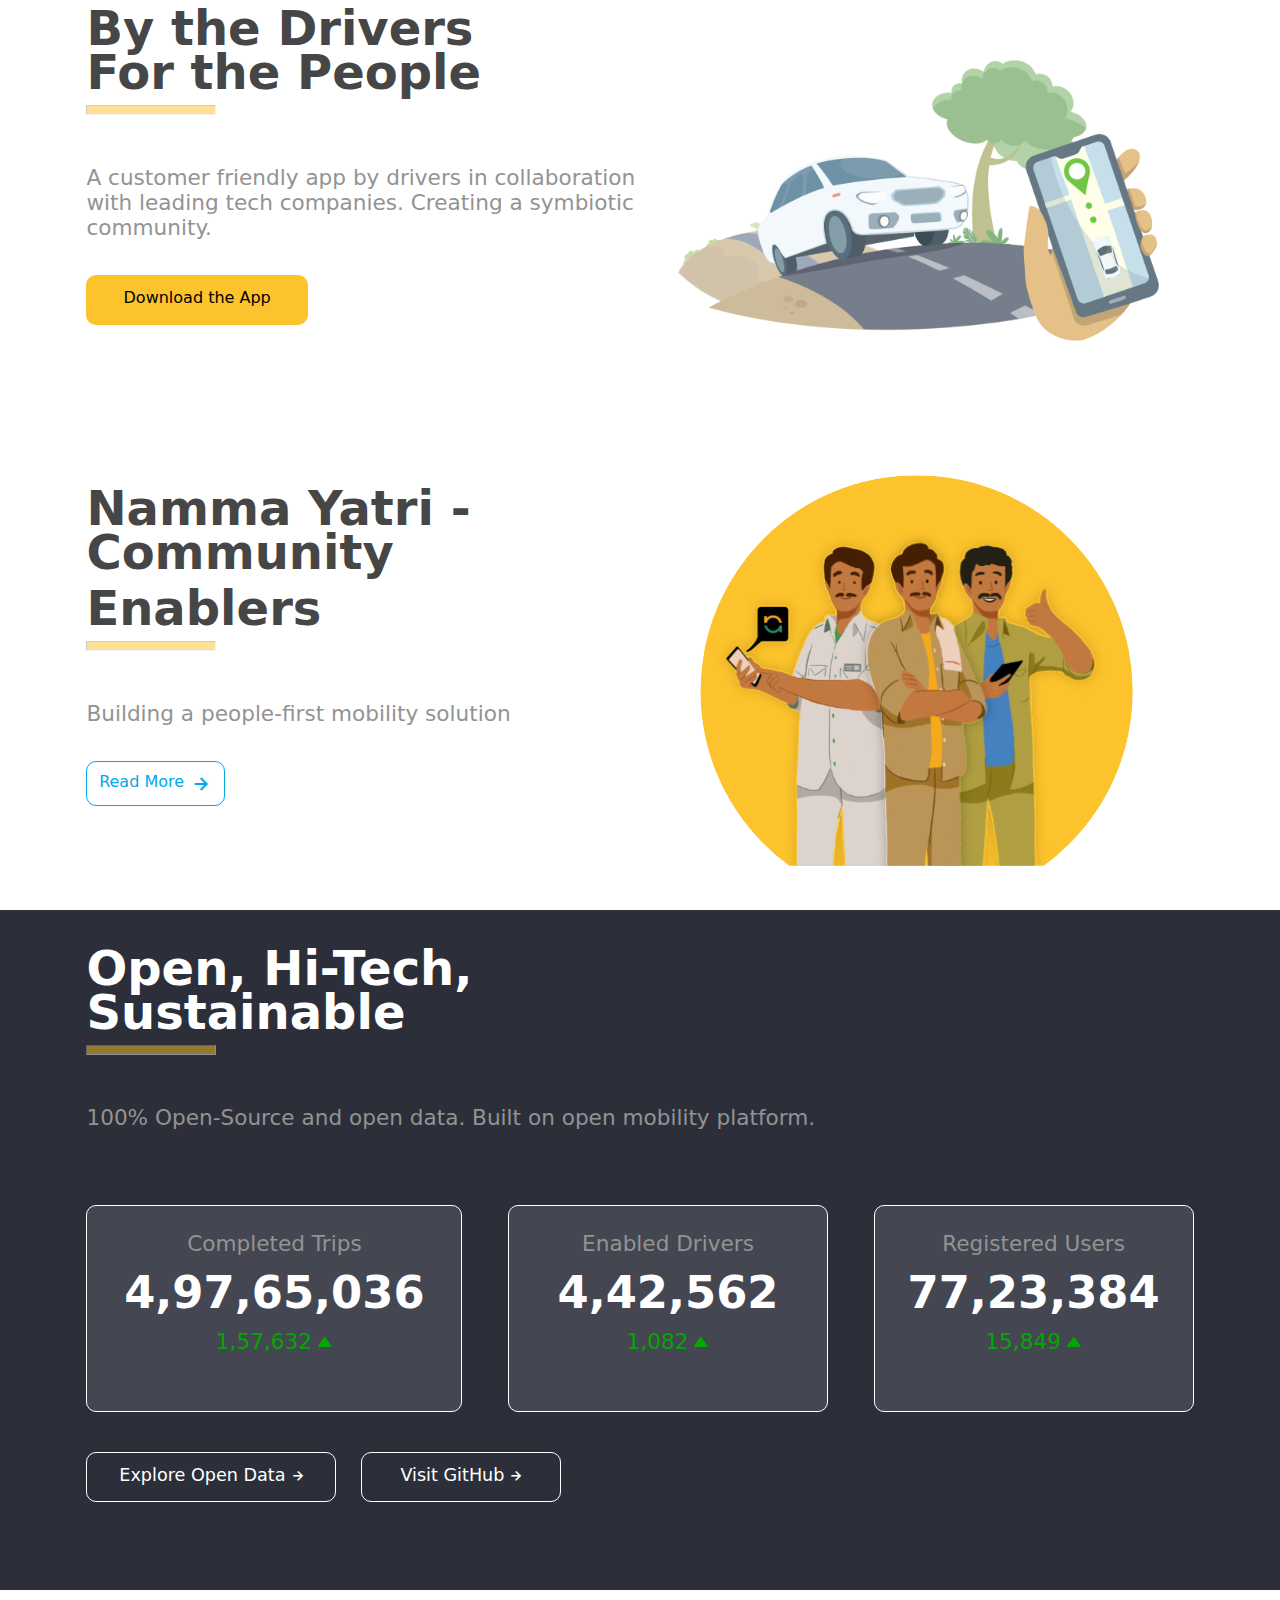
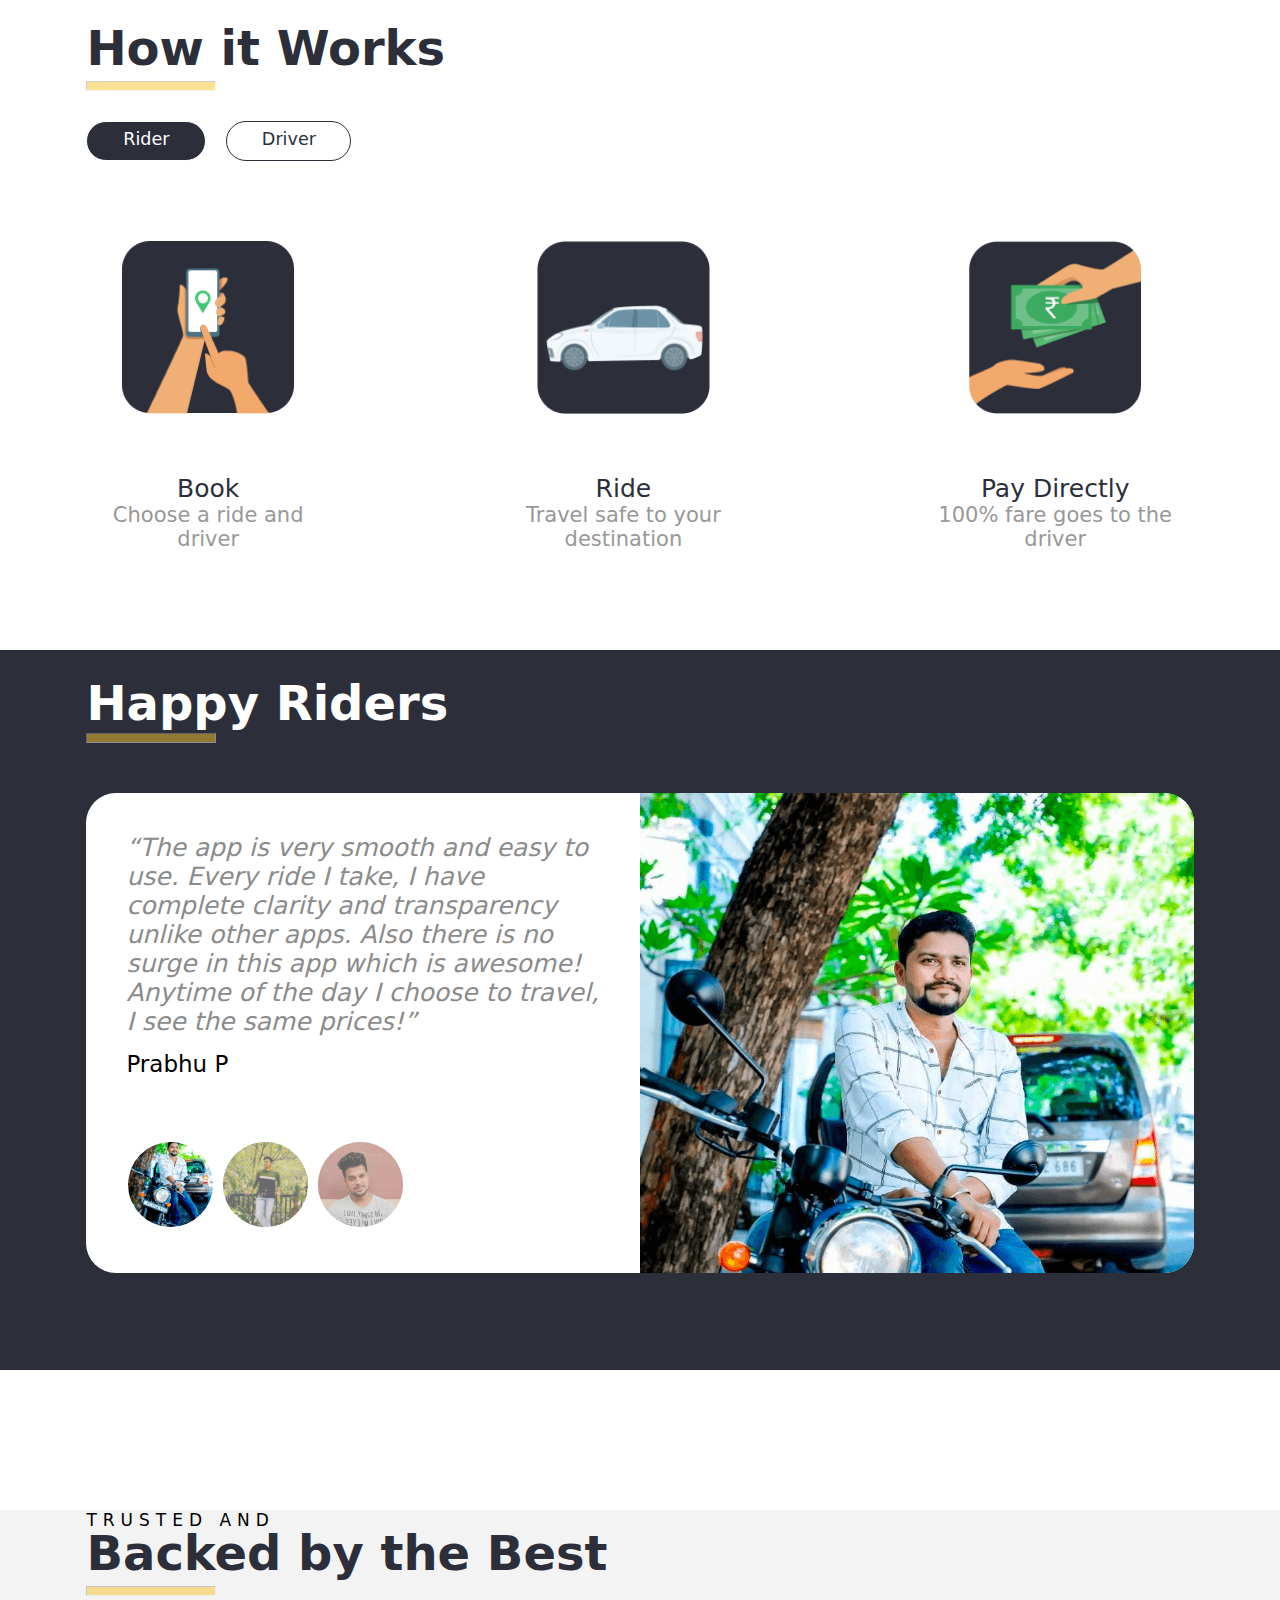
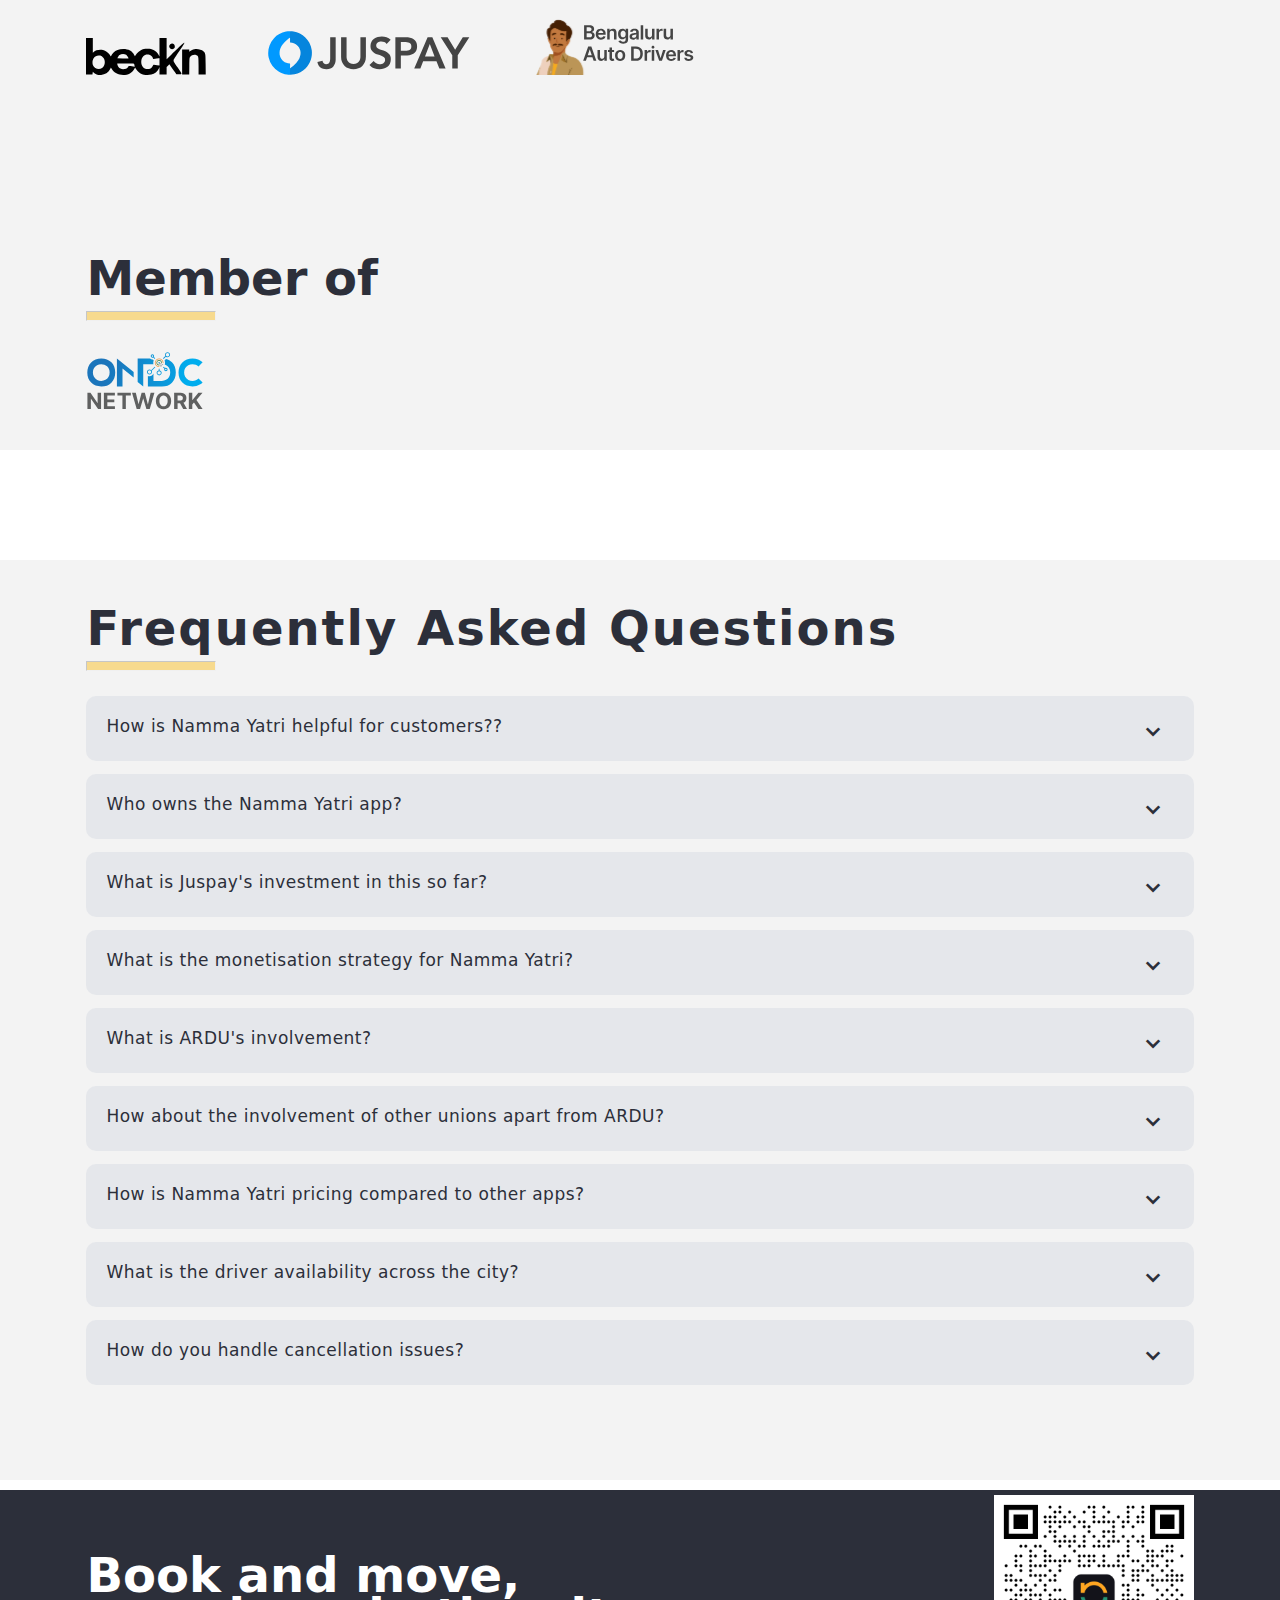
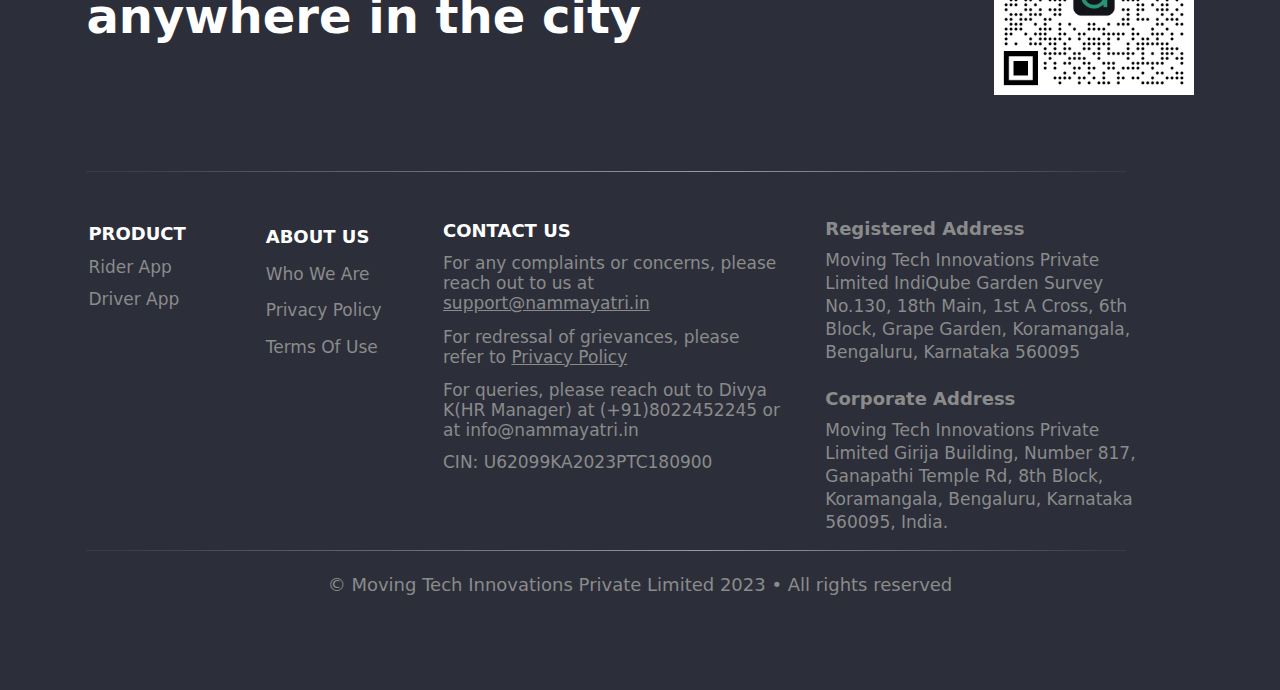
<file: Namma Yatri/index.html>
<!DOCTYPE html>
<html lang="en">
<head>
    <meta charset="UTF-8">
    <meta name="viewport" content="width=device-width, initial-scale=1.0">
    <title>Namma Yatri | Home</title>
    <link rel="stylesheet" href="./style.css">
    <link rel="shortcut icon" href="./Assets/WebsiteIcon.svg" type="image/x-icon">
    <link href='https://unpkg.com/boxicons@2.1.4/css/boxicons.min.css' rel='stylesheet'>
</head>
<body>
    <header>
        <nav>
            <div class="nav-logo">
                <a href="#"><img src="./Assets/nammaYatrilogo.svg" alt=""></a>
                <a href="#"><i class='bx bx-menu'></i></a>
            </div>
        </nav>
        <div class="nav-black">
            <marquee >Driver Earnings: ₹7,68,68,07,686 - Enabled Drivers: 4,41,505 - Registered Users: 77,08,006 - Completed Trips: 4,96,08,066</marquee>
            <img src="./Assets/black-nav.png" alt="">
            <a href="#"><p>open data</p><i class='bx bx-up-arrow-alt bx-rotate-90' ></i></a>
        </div>
        <div class="man">
            <div class="man-left">
                <h1>Book an auto with</h1>
                <h1>Zero Commission</h1>
                <p>App by the drivers for the people.</p>
                <p>100% direct payment to drivers.</p>
                <div class="download">Download the App</div>
            </div>
            <div class="man-right"></div>
        </div>
    </header>
    <main>
        <div class="section1">
            <div class="section1-left">
                <h1>You pay less.<h1>
                <h1>Drivers earn more.</h1>
                <hr>
                <p>Namma Yatri is a Direct-to-Driver app. There is no commission or middle-men. What you pay goes 100% to the Driver and his family!</p>
                <div class="download">Download the App</div>
            </div>
            <div class="section1-right"></div>
        </div>
        <div class="section2">
            <div class="section2-left">
                <h1>Fast, Easy and<h1>
                <h1>Safe Rides</h1>
                <hr>
                <p>Blazingly fast, super-easy app to book rides. Door-step pickups by trusted drivers for your safe ride.</p>
                <div class="download">Download the App</div>
            </div>
            <div class="section2-right"></div>
        </div>
        <div class="section3">
            <div class="section3-left">
                <h1>By the Drivers<h1>
                <h1>For the People</h1>
                <hr>
                <p>A customer friendly app by drivers in collaboration with leading tech companies. Creating a symbiotic community.</p>
                <div class="download">Download the App</div>
            </div>
            <div class="section3-right"></div>
        </div>
        <div class="section4">
            <div class="section4-left">
                <h1>Namma Yatri -<h1>
                <h1>Community Enablers</h1>
                <hr>
                <p>Building a people-first mobility solution
                </p>
                <div class="read-more">Read More<i class='bx bx-up-arrow-alt bx-rotate-90' ></i></div>
            </div>
            <div class="section4-right"></div>
        </div>
        <div class="work1">
            <div class="work11">
                <h1 class="hey">Open, Hi-Tech,</h1>
                <h1 class="hey">Sustainable</h1>
                <hr>
                <p>100% Open-Source and open data. Built on open mobility platform.</p>
                <div class="part-3">
                    <div>
                        <p>Completed Trips</p>
                        <h1>4,97,65,036</h1>
                        <p>1,57,632<i class='bx bxs-up-arrow'></i></p>
                    </div>
                    <div>
                        <p>Enabled Drivers</p>
                        <h1>4,42,562</h1>
                        <p>1,082<i class='bx bxs-up-arrow'></i></p>
                    </div>
                    <div>
                        <p>Registered Users</p>
                        <h1>77,23,384</h1>
                        <p>15,849<i class='bx bxs-up-arrow'></i></p>
                    </div>
                </div>
                <div class="button">
                    <div class="button1">Explore Open Data<i class='bx bx-up-arrow-alt bx-rotate-90' ></i></div>
                    <div class="button2">Visit GitHub<i class='bx bx-up-arrow-alt bx-rotate-90' ></i></div>
                </div>
            </div>
        </div>
        <div class="work2">
            <div class="work22">
                <h1>How it Works</h1>
                <hr>
                <div class="button1">
                    <div class="button11">Rider</div>
                    <div class="button22">Driver</div>
                </div>
                <div class="action">
                    <div class="phone">
                        <div><img src="./Assets/phone.png" alt=""></div>
                        <P>Book</P>
                        <p>Choose a ride and driver</p>
                    </div>
                    <div class="car">
                        <div><img src="./Assets/car.png" alt=""></div>
                        <p>Ride</p>
                        <p>Travel safe to your destination</p>
                    </div>
                    <div class="cash">
                        <div><img src="./Assets/cash.png" alt=""></div>
                        <p>Pay Directly</p>
                        <p>100% fare goes to the driver</p>
                    </div>
                </div>
            </div>
        </div>
        <div class="comments">
            <div>
                <h1 class="hey">Happy Riders</h1>
                <hr>
                <div class="review">
                    <div class="left">
                        <p>“The app is very smooth and easy to use. Every ride I take, I have complete clarity and transparency unlike other apps. Also there is no surge in this app which is awesome! Anytime of the day I choose to travel, I see the same prices!”</p>
                        <p>Prabhu P</p>
                        <div class="circle">
                            <div class="dec1"></div>
                            <div class="dec2"></div>
                            <div class="dec3"></div>
                            <div class="transparent1 trans"></div>
                            <div class="transparent2 trans"></div>
                        </div>
                    </div>
                    <div class=".right">
                        <img src="./Assets/customer-2.png" alt="">
                    </div>
                </div>
            </div>
        </div>
        <div class="add1">
            <div class="add11">
                <p>TRUSTED AND</p>
                <h1>Backed by the Best</h1>
                <hr>
                <div id="add">
                    <img src="./Assets/beckn_logo.svg" alt="">
                    <img src="./Assets/juspayLogo.svg" alt="">
                    <img src="./Assets/auto_logo.svg" alt="">
                </div>
            </div>
        </div>
        <div class="add1 addd1">
            <div class="add11 addd11">
                <h1 id="heading">Member of</h1>
                <hr>
                <div id="add3">
                    <img src="./Assets/ondcLogo.svg" alt="">
                </div>
            </div>
        </div>
        <div class="questions">
            <div class="last">
                <h1>Frequently Asked Questions</h1>
                <hr>
                <div class="div1">How is Namma Yatri helpful for customers??<i class='bx bx-chevron-down'></i></div>
                <div class="div2">Who owns the Namma Yatri app?<i class='bx bx-chevron-down'></i></div>
                <div class="div3">What is Juspay's investment in this so far?<i class='bx bx-chevron-down'></i></div>
                <div class="div4">What is the monetisation strategy for Namma Yatri?<i class='bx bx-chevron-down'></i></div>
                <div class="div5">What is ARDU's involvement?<i class='bx bx-chevron-down'></i></div>
                <div class="div6">How about the involvement of other unions apart from ARDU?<i class='bx bx-chevron-down'></i></div>
                <div class="div5">How is Namma Yatri pricing compared to other apps?<i class='bx bx-chevron-down'></i></div>
                <div class="div5">What is the driver availability across the city?<i class='bx bx-chevron-down'></i></div>
                <div class="div5">How do you handle cancellation issues?<i class='bx bx-chevron-down'></i></div>
            </div>
        </div>
    </main>
    <footer>
        <div class="foot">
            <div class="scanner">
                <div>
                    <h1>Book and move,</h1>
                    <h1>anywhere in the city</h1> 
                </div>
                <img src="./Assets/scanner.svg" alt="">
            </div>
            <br><br><br>
            <img src="./Assets/line.png" alt="">
            <div class="list">
                <table>
                    <tr><th>product</th></tr>
                    <tr><td>rider app</td></tr>
                    <tr><td>driver app</td></tr>
                </table>
                <table>
                    <tr><th>about us</th></tr>
                    <tr><td>who we are</td></tr>
                    <tr><td>privacy policy</td></tr>
                    <tr><td>terms of use</td></tr>
                </table>
                <table>
                    <tr><th>contact us</th></tr>
                    <tr><td>For any complaints or concerns, please reach out to us at <a href="#">support@nammayatri.in</a></td></tr>
                    <tr><td>For redressal of grievances, please refer to <a href="#">Privacy Policy</a></td></tr>
                    <tr><td>For queries, please reach out to Divya K(HR Manager) at (+91)8022452245 or at info@nammayatri.in</td></tr>
                    <tr><td>CIN: U62099KA2023PTC180900</td></tr>
                </table>
                <table>
                    <tr><th>Registered Address</th></tr>
                    <tr><td>Moving Tech Innovations Private Limited
                        IndiQube Garden Survey No.130, 18th Main, 1st A Cross, 6th Block, Grape Garden, Koramangala, Bengaluru, Karnataka 560095</td></tr>
                    <tr><th>Corporate Address</th></tr>
                    <tr><td>Moving Tech Innovations Private Limited
                        Girija Building, Number 817, Ganapathi Temple Rd, 8th Block, Koramangala, Bengaluru, Karnataka 560095, India.
                        </td></tr>
                </table>
                <br><br>
            </div>
            <img src="./Assets/line.png" alt="">
            <br><br>
            <p>© Moving Tech Innovations Private Limited 2023 • All rights reserved</p>
        </div>
    </footer>
</body>
</html>
</file>
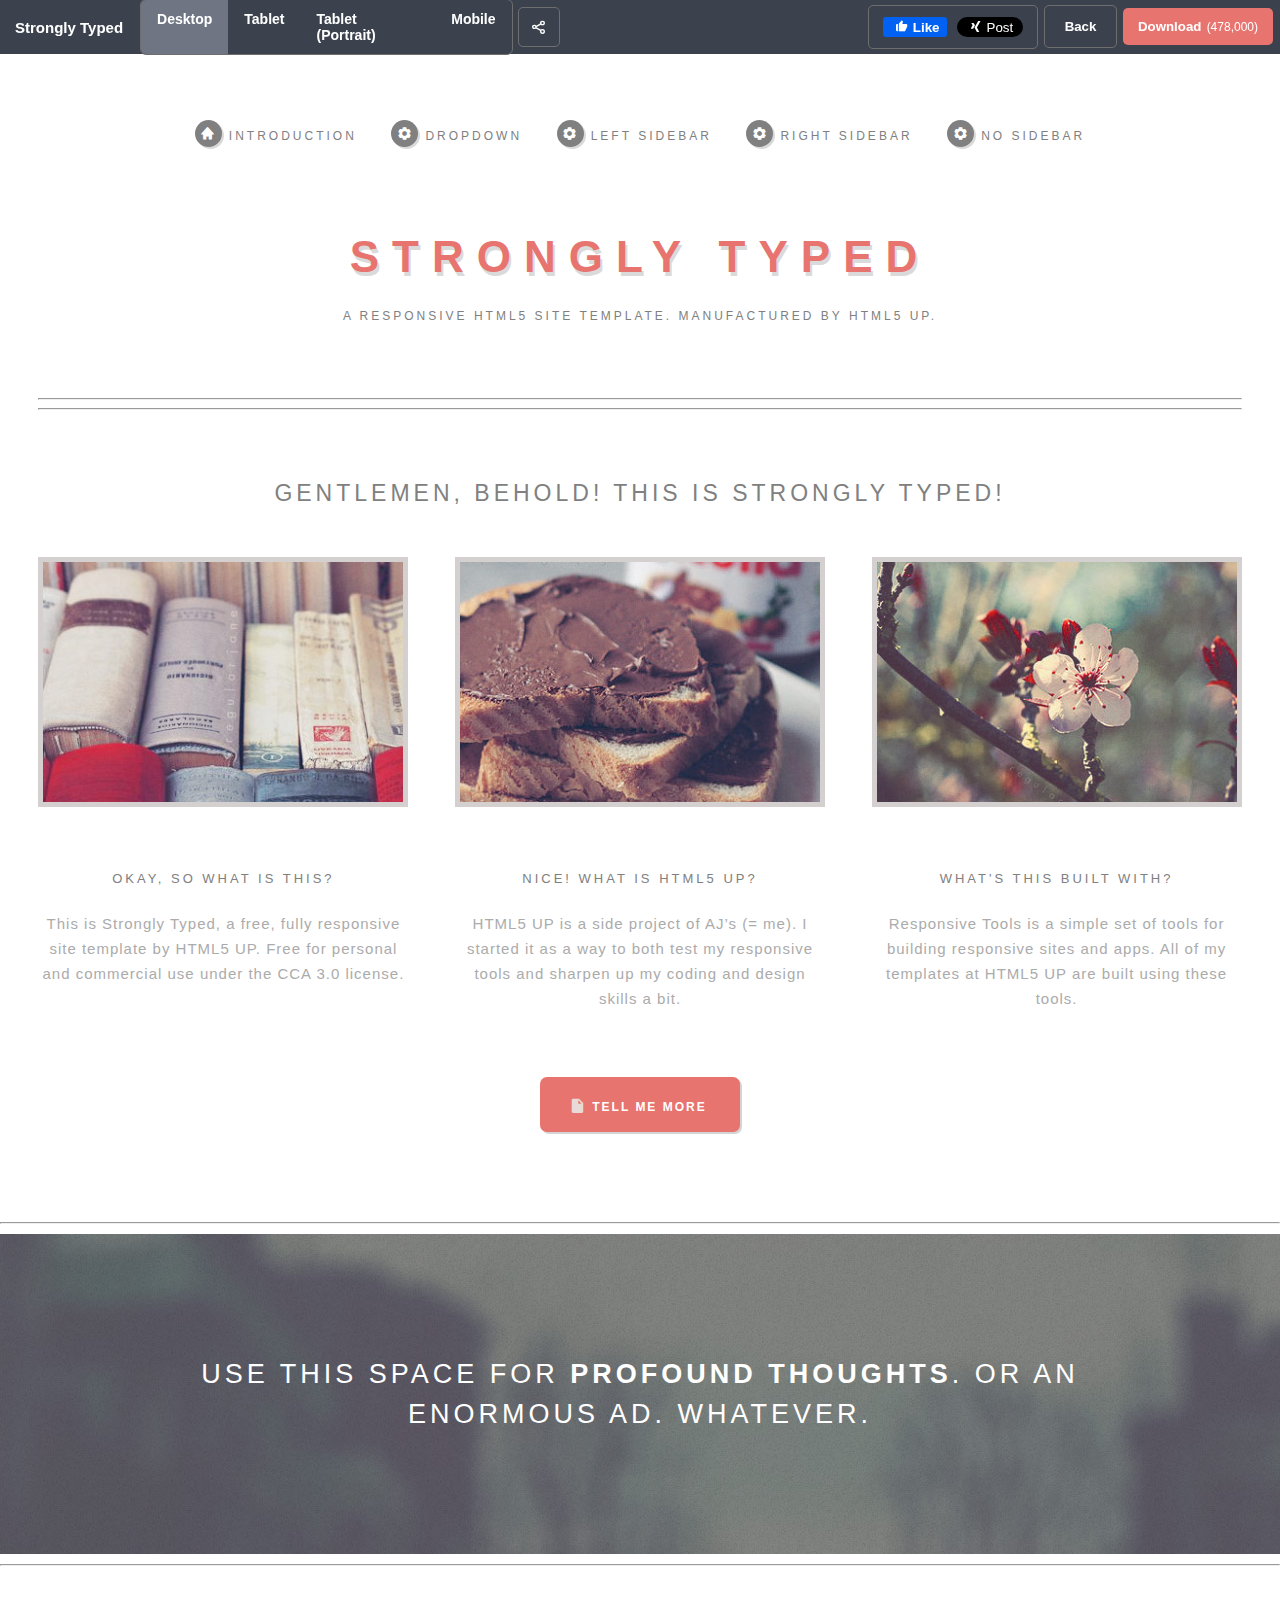
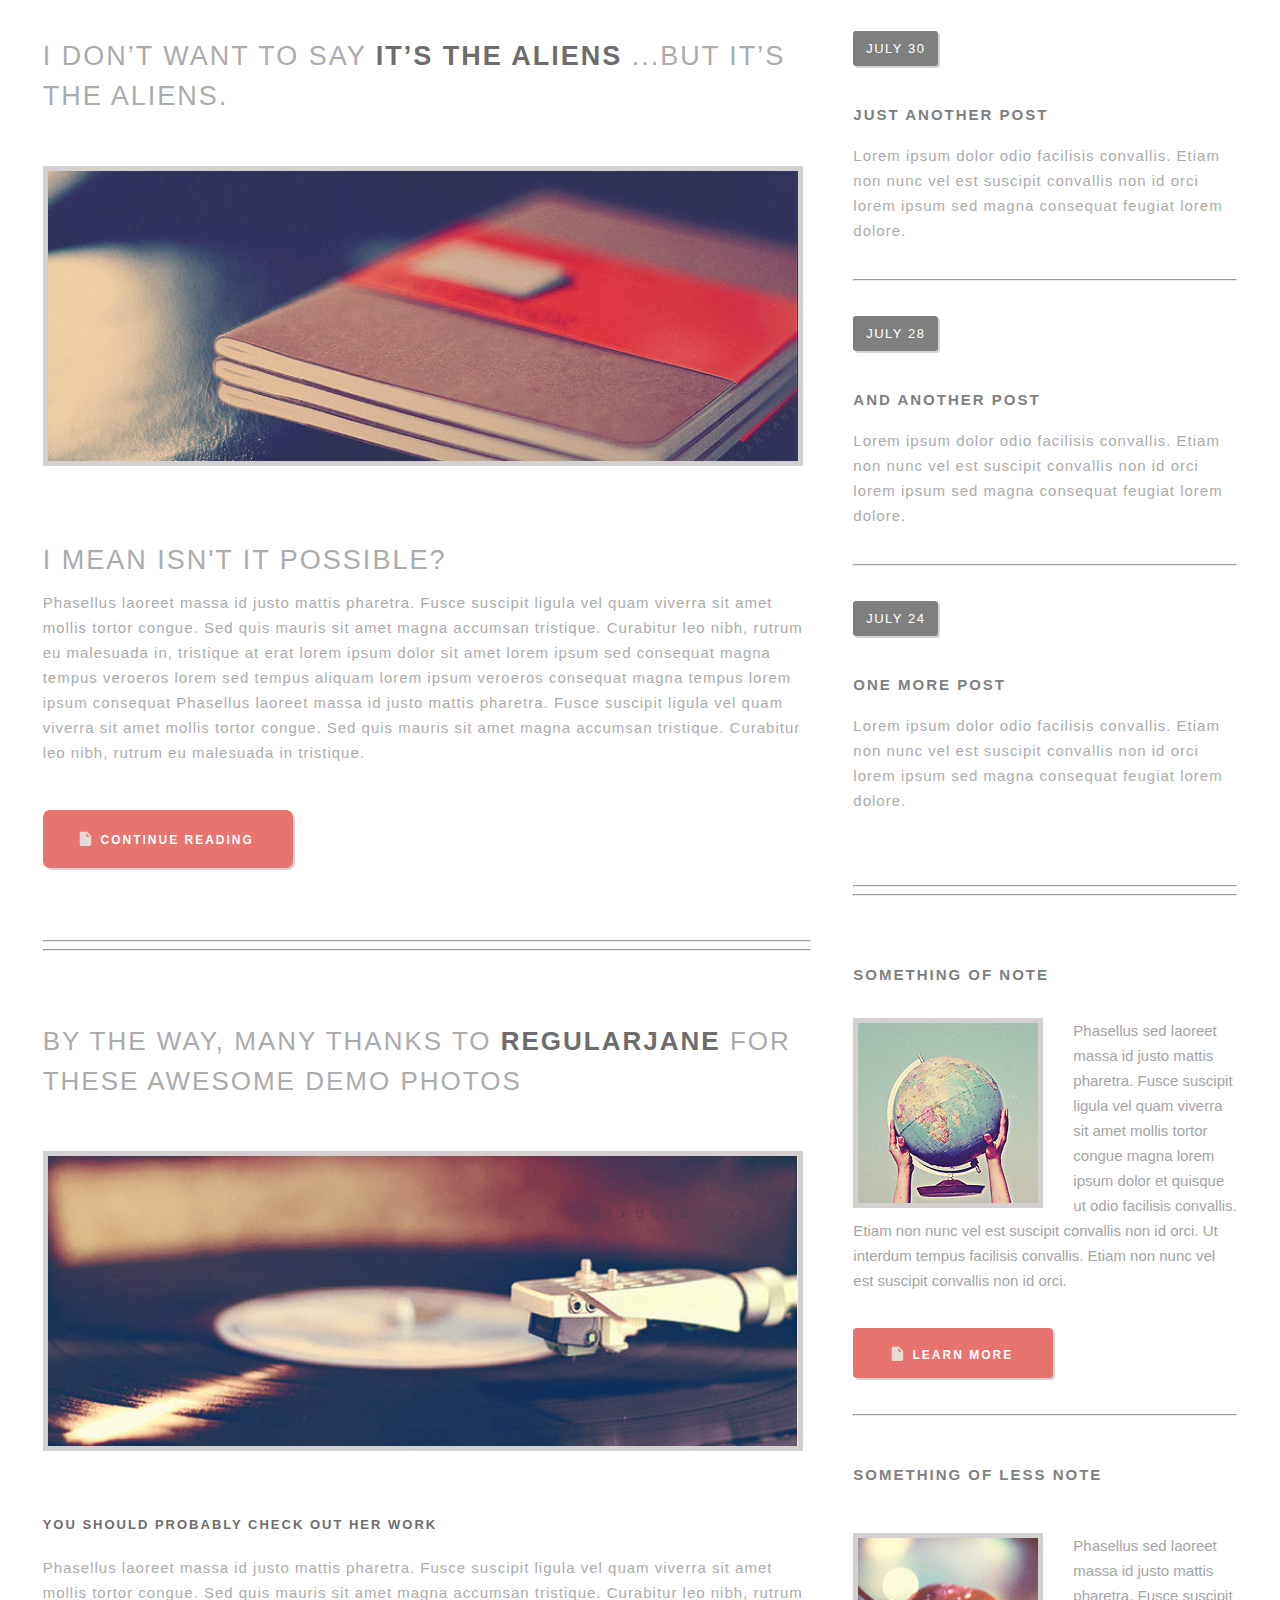
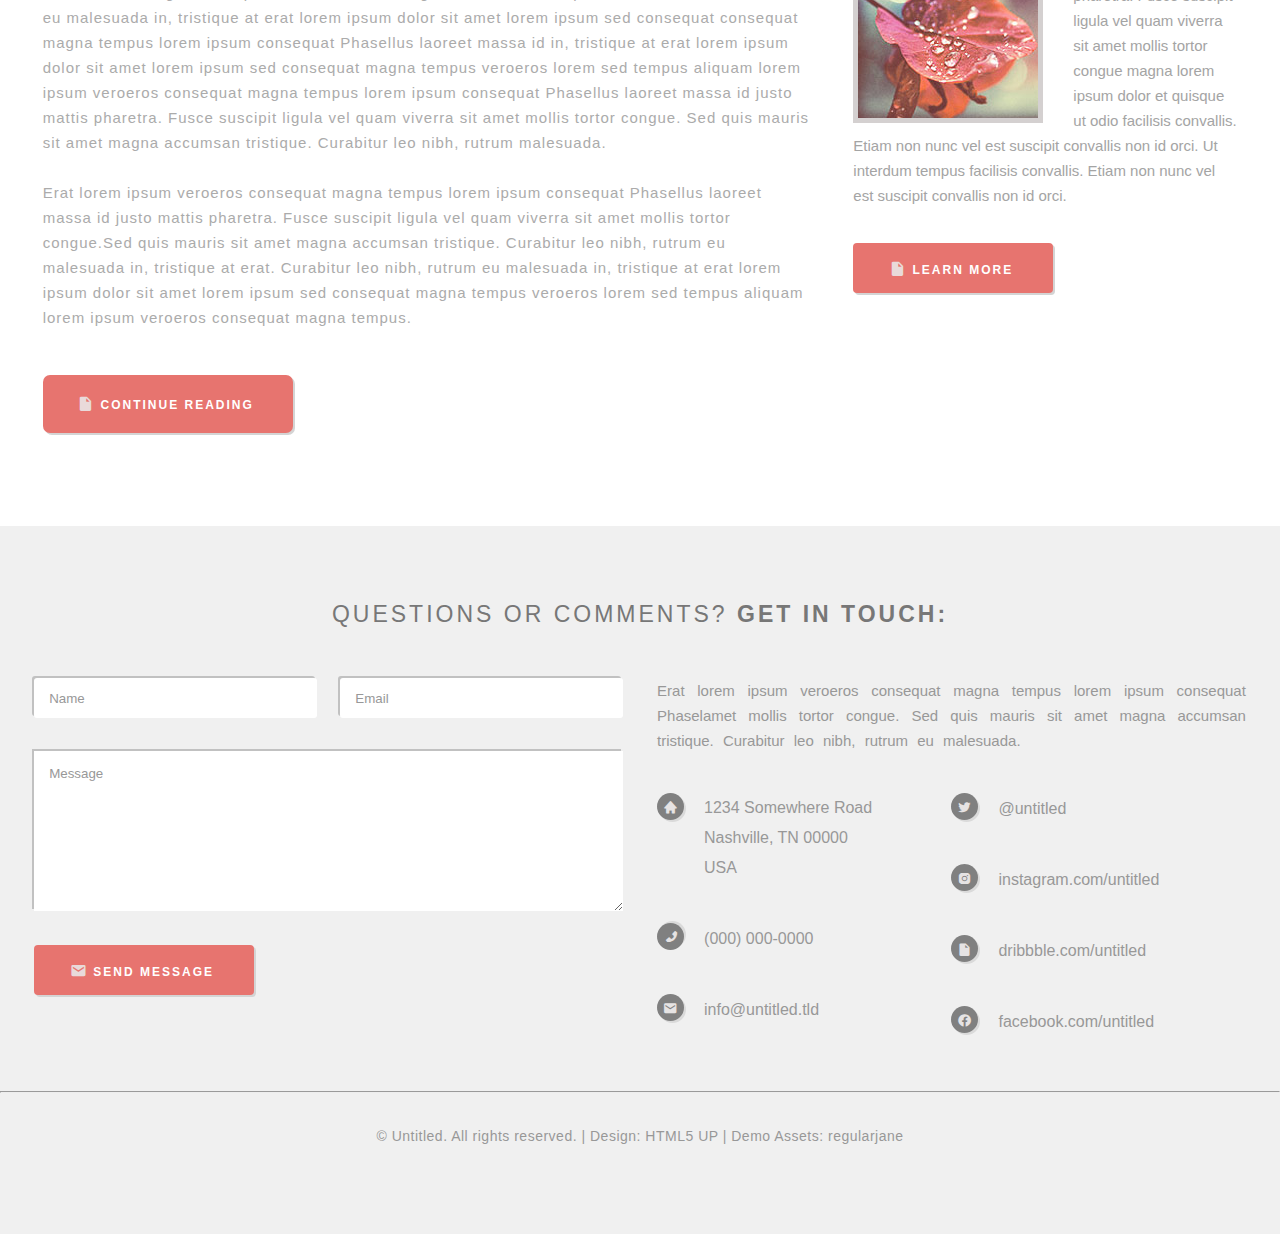
<file: Strongly Typed/index.html>
<!DOCTYPE html>
<html lang="en">
  <head>
    <meta charset="UTF-8" />
    <meta name="viewport" content="width=device-width, initial-scale=1.0" />
    <title>Strongly Typed | HTML5 UP</title>
    <link rel="shortcut icon" href="./Assets/favicon.ico" type="image/x-icon" />
    <link rel="stylesheet" href="style.css" />
    <link
      href="https://unpkg.com/boxicons@2.1.4/css/boxicons.min.css"
      rel="stylesheet"
    />
  </head>
  <body>
    <header>
      <div class="left">
        <h1>Strongly Typed</h1>
        <ul>
          <li>Desktop</li>
          <li>Tablet</li>
          <li>Tablet (Portrait)</li>
          <li>Mobile</li>
        </ul>
        <a href="#"><i class="bx bx-share-alt"></i></a>
      </div>
      <div class="right">
        <div class="button">
          <button><i class="bx bxs-like"></i>Like</button>
          <button><i class="bx bxl-xing"></i>Post</button>
        </div>
        <div class="back">
          <h5>Back</h5>
        </div>
        <div class="download">
          <h5>Download</h5>
          <p>(478,000)</p>
        </div>
      </div>
    </header>
    <main>
      <div class="section1">
        <div class="section1-1">
          <ul>
            <li><i class="bx bxs-home"></i>introduction</li>
            <li><i class="bx bxs-cog"></i>dropdown</li>
            <li><i class="bx bxs-cog"></i>left sidebar</li>
            <li><i class="bx bxs-cog"></i>right sidebar</li>
            <li><i class="bx bxs-cog"></i>no sidebar</li>
          </ul>
        </div>
        <div class="section1-2">
          <h1>STRONGLY TYPED</h1>
        </div>
        <div class="text">
          <p>A responsive HTML5 site template. Manufactured by HTML5 UP.</p>
        </div>
        <hr />
        <div class="gap"></div>
        <hr />
        <p>Gentlemen, behold! This is Strongly Typed!</p>
        <div class="section1-3">
          <div class="child-1">
            <div class="child-sub">
              <img src="./Assets/child-1.jpg" alt="" />
              <p>Okay, so what is this?</p>
              <p>
                This is Strongly Typed, a free, fully responsive site template
                by HTML5 UP. Free for personal and commercial use under the CCA
                3.0 license.
              </p>
            </div>
          </div>
          <div class="child-2">
            <div class="child-sub">
              <img src="./Assets/child-2.jpg" alt="" />
              <p>Nice! What is HTML5 UP?</p>
              <p>
                HTML5 UP is a side project of AJ’s (= me). I started it as a way
                to both test my responsive tools and sharpen up my coding and
                design skills a bit.
              </p>
            </div>
          </div>
          <div class="child-3">
            <div class="child-sub">
              <img src="./Assets/child-3.jpg" alt="" />
              <p>What's this built with?</p>
              <p>
                Responsive Tools is a simple set of tools for building
                responsive sites and apps. All of my templates at HTML5 UP are
                built using these tools.
              </p>
            </div>
          </div>
        </div>
        <div class="tell-me-more">
          <i class="bx bxs-file-blank"></i>TELL ME MORE
        </div>
        <br /><br /><br /><br /><br />
      </div>
      <hr />
      <div class="black-content">
        <div>
          <p>
            Use this space for <strong>profound thoughts</strong>. Or an
            enormous ad. Whatever.
          </p>
        </div>
      </div>
      <hr />
      <div class="main-content">
        <div class="content-left">
          <div class="content-child1">
            <p>
              I don’t want to say <strong>it’s the aliens</strong> ...but it’s
              <br />the aliens.
            </p>
            <img src="./Assets/pic1.jpg" alt="" />
            <p>I mean isn't it possible?</p>
            <p>
              Phasellus laoreet massa id justo mattis pharetra. Fusce suscipit
              ligula vel quam viverra sit amet mollis tortor congue. Sed quis
              mauris sit amet magna accumsan tristique. Curabitur leo nibh,
              rutrum eu malesuada in, tristique at erat lorem ipsum dolor sit
              amet lorem ipsum sed consequat magna tempus veroeros lorem sed
              tempus aliquam lorem ipsum veroeros consequat magna tempus lorem
              ipsum consequat Phasellus laoreet massa id justo mattis pharetra.
              Fusce suscipit ligula vel quam viverra sit amet mollis tortor
              congue. Sed quis mauris sit amet magna accumsan tristique.
              Curabitur leo nibh, rutrum eu malesuada in tristique.
            </p>
            <div class="action">
              <i class="bx bxs-file-blank"></i>CONTINUE READING
            </div>
            <br /><br /><br /><br />
            <hr />
            <div class="space"></div>
            <hr />
          </div>
          <div class="content-child2">
            <p>
              By the way, many thanks to <strong>regularjane</strong> for
              <br />these awesome demo photos
            </p>
            <img src="./Assets/pic2.jpg" alt="" />
            <p>You should probably check out her work</p>
            <p>
              Phasellus laoreet massa id justo mattis pharetra. Fusce suscipit
              ligula vel quam viverra sit amet mollis tortor congue. Sed quis
              mauris sit amet magna accumsan tristique. Curabitur leo nibh,
              rutrum eu malesuada in, tristique at erat lorem ipsum dolor sit
              amet lorem ipsum sed consequat consequat magna tempus lorem ipsum
              consequat Phasellus laoreet massa id in, tristique at erat lorem
              ipsum dolor sit amet lorem ipsum sed consequat magna tempus
              veroeros lorem sed tempus aliquam lorem ipsum veroeros consequat
              magna tempus lorem ipsum consequat Phasellus laoreet massa id
              justo mattis pharetra. Fusce suscipit ligula vel quam viverra sit
              amet mollis tortor congue. Sed quis mauris sit amet magna accumsan
              tristique. Curabitur leo nibh, rutrum malesuada.<br /><br />
              Erat lorem ipsum veroeros consequat magna tempus lorem ipsum
              consequat Phasellus laoreet massa id justo mattis pharetra. Fusce
              suscipit ligula vel quam viverra sit amet mollis tortor congue.Sed
              quis mauris sit amet magna accumsan tristique. Curabitur leo nibh,
              rutrum eu malesuada in, tristique at erat. Curabitur leo nibh,
              rutrum eu malesuada in, tristique at erat lorem ipsum dolor sit
              amet lorem ipsum sed consequat magna tempus veroeros lorem sed
              tempus aliquam lorem ipsum veroeros consequat magna tempus.
            </p>
            <div class="action">
              <i class="bx bxs-file-blank"></i>CONTINUE READING
            </div>
            <br /><br /><br /><br />
          </div>
        </div>
        <div class="content-right">
          <div class="child11 less">
            <div class="date">july 30</div>
            <p>just another post</p>
            <p>
              Lorem ipsum dolor odio facilisis convallis. Etiam non nunc vel est
              suscipit convallis non id orci lorem ipsum sed magna consequat
              feugiat lorem dolore.
            </p>
            <br /><br />
            <hr />
          </div>
          <div class="child11">
            <div class="date">july 28</div>
            <p>and another post</p>
            <p>
              Lorem ipsum dolor odio facilisis convallis. Etiam non nunc vel est
              suscipit convallis non id orci lorem ipsum sed magna consequat
              feugiat lorem dolore.
            </p>
            <br /><br />
            <hr />
          </div>
          <div class="child11">
            <div class="date">july 24</div>
            <p>one more post</p>
            <p>
              Lorem ipsum dolor odio facilisis convallis. Etiam non nunc vel est
              suscipit convallis non id orci lorem ipsum sed magna consequat
              feugiat lorem dolore.
            </p>
            <br /><br /><br /><br />
            <hr />
            <div class="space"></div>
            <hr />
          </div>
          <div class="child12">
            <p>something of note</p>
            <div class="content1 class">
              <img src="./Assets/right-child1.jpg" alt="" />
              <p>
                Phasellus sed laoreet massa id justo mattis pharetra. Fusce
                suscipit ligula vel quam viverra sit amet mollis tortor congue
                magna lorem ipsum dolor et quisque ut odio facilisis convallis.
                Etiam non nunc vel est suscipit convallis non id orci. Ut
                interdum tempus facilisis convallis. Etiam non nunc vel est
                suscipit convallis non id orci.
              </p>
            </div>
            <div class="learn-more">
              <i class="bx bxs-file-blank"></i>learn more
            </div>
            <br /><br />
            <hr />
          </div>
          <div class="child12 more">
            <p>something of less note</p>
            <div class="content2 class">
              <img src="./Assets/right-child2.jpg" alt="" />
              <p>
                Phasellus sed laoreet massa id justo mattis pharetra. Fusce
                suscipit ligula vel quam viverra sit amet mollis tortor congue
                magna lorem ipsum dolor et quisque ut odio facilisis convallis.
                Etiam non nunc vel est suscipit convallis non id orci. Ut
                interdum tempus facilisis convallis. Etiam non nunc vel est
                suscipit convallis non id orci.
              </p>
            </div>
            <div class="learn-more">
              <i class="bx bxs-file-blank"></i>learn more
            </div>
            <br /><br />
          </div>
        </div>
      </div>
    </main>
    <footer>
      <p>Questions or comments? <strong>Get in touch:</strong></p>
      <div class="input">
        <div class="left">
          <input type="text" name="Name" id="" placeholder="Name"/>
          <input type="email" name="Email id=" placeholder="Email"/>
          <textarea name="" id="" placeholder="Message"></textarea>
          <div class="send"><i class='bx bxs-envelope' ></i>send message</div>
        </div>
        <div class="right">
          <p>
            Erat lorem ipsum veroeros consequat magna tempus lorem ipsum
            consequat Phaselamet mollis tortor congue. Sed quis mauris sit amet
            magna accumsan tristique. Curabitur leo nibh, rutrum eu malesuada.
          </p>
          <div class="list">
            <ul>
              <li><div><i class='bx bxs-home'></i>1234 Somewhere Road<br>Nashville, TN 00000<br>USA</div></li>
              <li><i class='bx bxs-phone bx-rotate-270' ></i>(000) 000-0000</li>
              <li><i class='bx bxs-envelope' ></i>info@untitled.tld</li>
            </ul>
            <ul>
              <li><i class='bx bxl-twitter'></i>@untitled</li>
              <li><i class='bx bxl-instagram-alt' ></i>instagram.com/untitled</li>
              <li><i class="bx bxs-file-blank"></i>dribbble.com/untitled</li>
              <li><i class='bx bxl-facebook-circle'></i></i>facebook.com/untitled</li>
            </ul>
          </div>
        </div>
      </div>
      <br><br><br> <hr>
      <div class="last"><p>© Untitled. All rights reserved.  |  Design: HTML5 UP  |  Demo Assets: regularjane</p></div>
      <br><br><br><br><br>  
    </footer>
  </body>
</html>
</file>
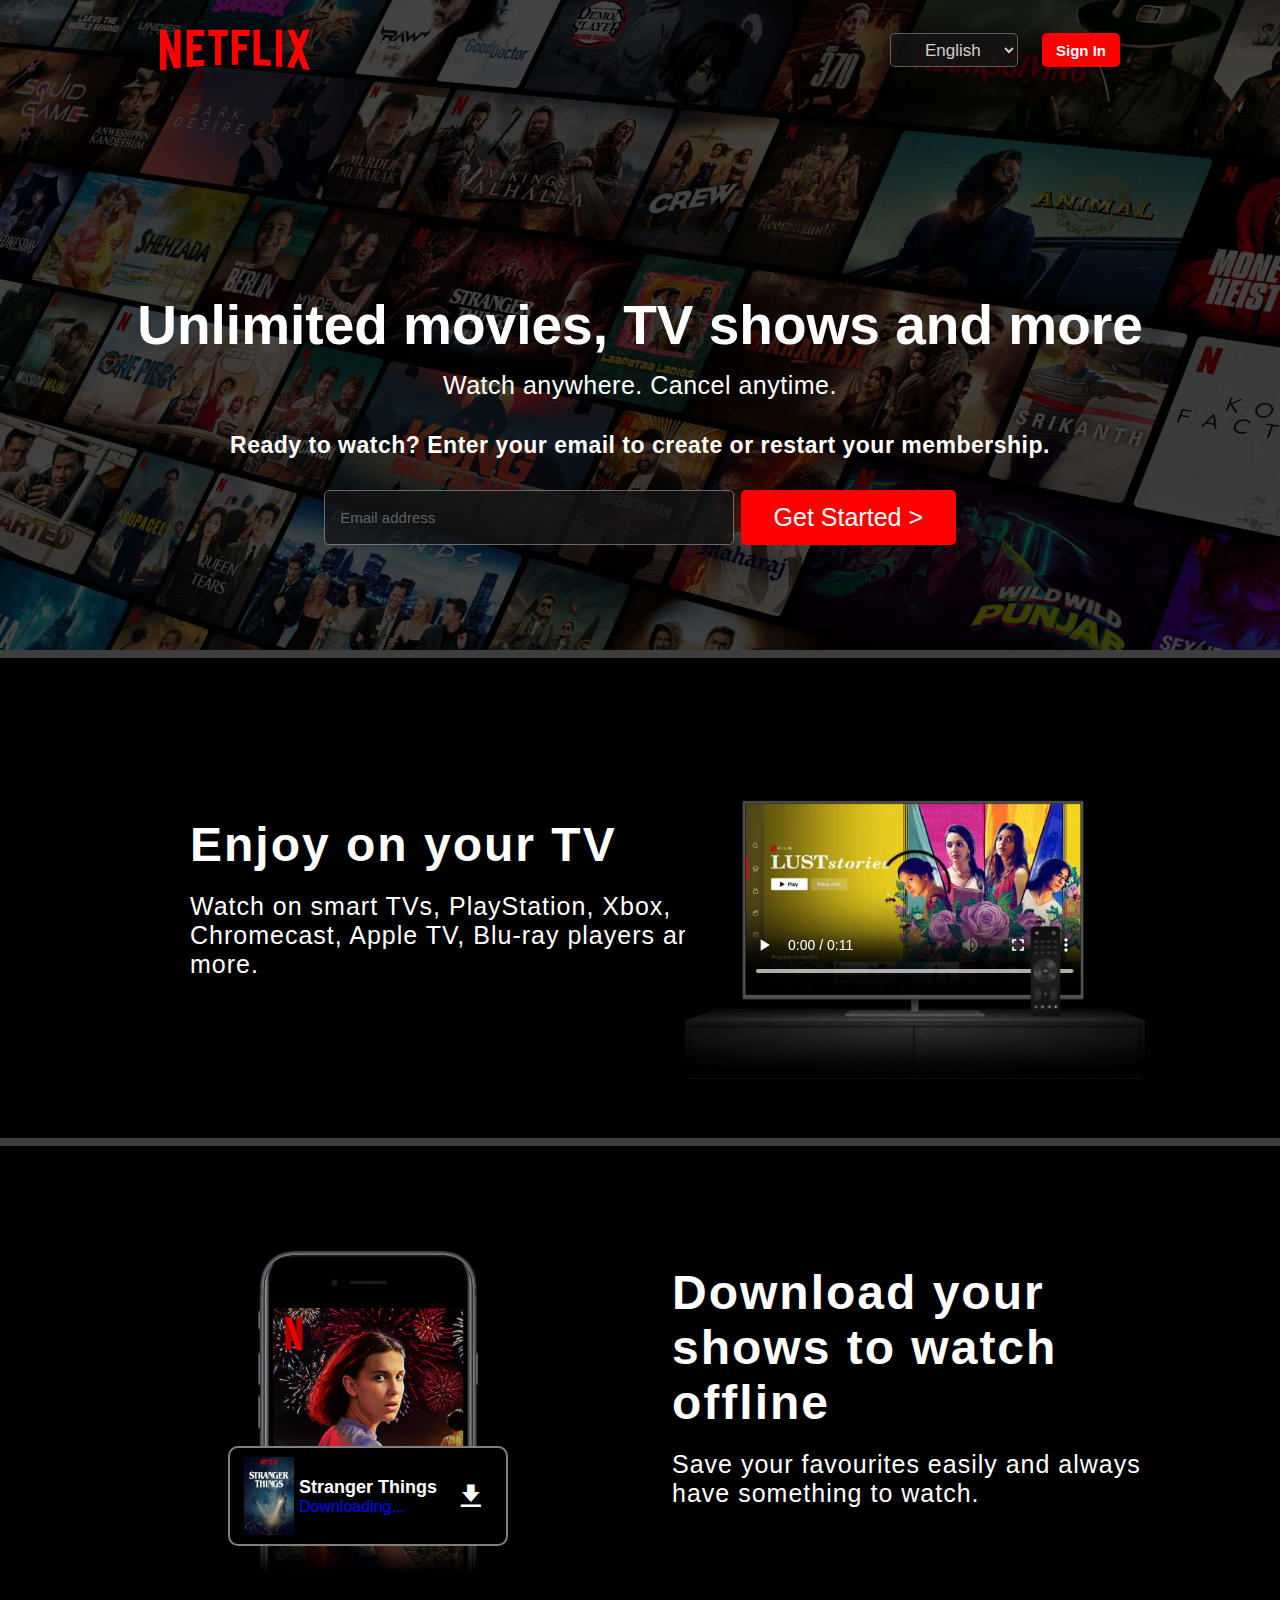
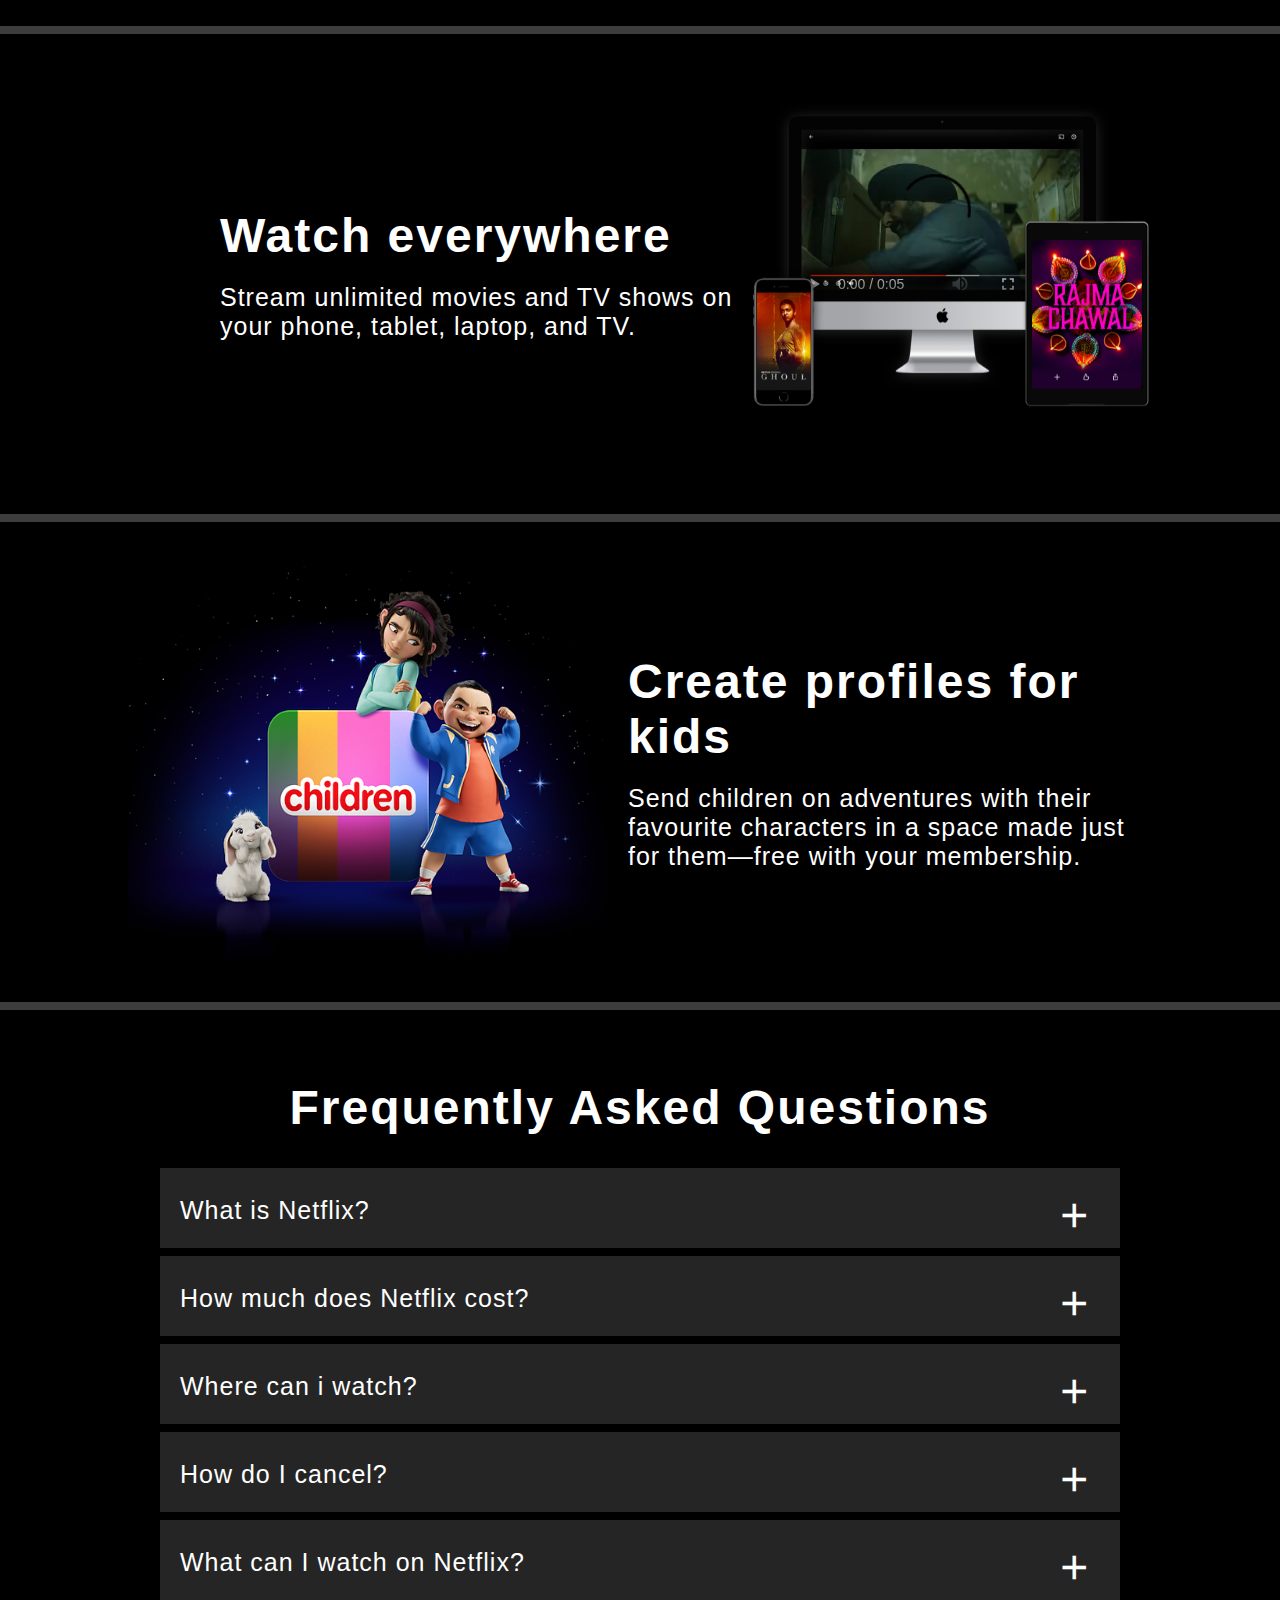
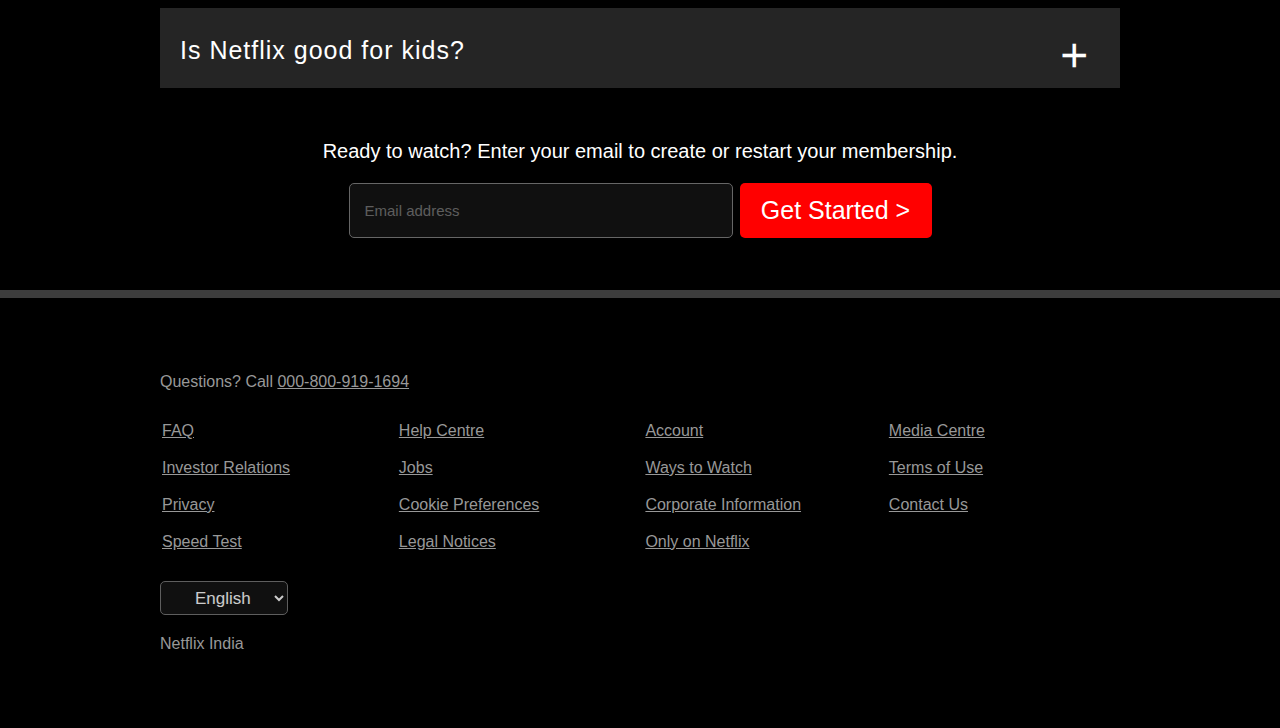
<file: Netflix/Netflix.html>
<!DOCTYPE html>
<html lang="en">
  <head>
    <meta charset="UTF-8" />
    <meta name="viewport" content="width=device-width, initial-scale=1.0" />
    <title>Netflix India – Watch TV Shows Online, Watch Movies Onlinent</title>
    <link rel="stylesheet" href="netflix.css" />
    <link
      rel="shortcut icon"
      href="https://assets.nflxext.com/us/ffe/siteui/common/icons/nficon2023.ico"
      type="image/x-icon"
    />
    <link href='https://unpkg.com/boxicons@2.1.4/css/boxicons.min.css' rel='stylesheet'>
  </head>
  <body>
    <div class="bg-img">
      <img src="./Assets/Images/bgimg.jpg" alt="" />
      <div class="opacity-sheet"></div>
      <div class="nav-bar">
        <img src="./Assets/Images/logo.svg" alt="" />
        <div class="nav-right">
          <select name="" id="">
            <option value="">English</option>
            <option value="">Telugu</option>
          </select>
          <button>Sign In</button>
        </div>
      </div>
      <div class="body-content">
        <h1>Unlimited movies, TV shows and more</h1>
        <br />
        <p>Watch anywhere. Cancel anytime.</p>
        <br />
        <h3>
          Ready to watch? Enter your email to create or restart your membership.
        </h3>
        <br />
        <div class="div">
          <input type="email" placeholder="Email address" />
          <button>
            Get Started >
          </button>
        </div>
      </div>
    </div>
    <div class="first1">
      <div class="first">
        <div class="first-content">
          <h2>Enjoy on your TV</h2>
          <p>
            Watch on smart TVs, PlayStation, Xbox, Chromecast, Apple TV, Blu-ray
            players and more.
          </p>
        </div>
        <div class="first-img">
          <video src="./Assets/Video/video-tv-in-0819.m4v" controls autoplay loop></video>
          <img src="./Assets/Images/vidima1.png" alt="" />
        </div>
      </div>
    </div>
    <div class="second1">
        <div class="second">
          <div class="second-img">
            <img src="./Assets/Images/second.jpg" alt="" />
            <div class="in">
                <img src="./Assets/Images/secondIn.png" alt="">
                <div class="inin">
                  <h1>Stranger Things</h1>
                  <p>Downloading...</p>
                </div>
                <div class="download">
                  <i class='bx bxs-download' style='color:#ffffff'  ></i>
                </div>
            </div>
          </div>
          <div class="second-content">
            <h2>Download your shows to watch offline</h2>
            <p>
                Save your favourites easily and always have something to watch.
            </p>
          </div>
        </div>
      </div>
    <div class="third1">
      <div class="third">
        <div class="third-content">
          <h2>Watch everywhere</h2>
          <p>
            Stream unlimited movies and TV shows on your phone, tablet, laptop,
            and TV.
          </p>
        </div>
        <div class="third-img">
          <video
            src="./Assets/Video/video-devices-in.m4v"
            controls
            autoplay
            loop
          ></video>
          <img src="./Assets/Images/vidimg.png" alt="" />
        </div>
      </div>
    </div>
    <div class="fourth1">
      <div class="fourth">
        <div class="fourth-img">
          <img src="./Assets/Images/fourth.png" alt="" />
        </div>
        <div class="fourth-content">
          <h2>Create profiles for kids</h2>
          <p>
            Send children on adventures with their favourite characters in a
            space made just for them—free with your membership.
          </p>
        </div>
      </div>
    </div>
    <div class="last">
      <h1>Frequently Asked Questions</h1>
      <div class="div1">What is Netflix?<i class='bx bx-plus'></i></div>
      <div class="div2">How much does Netflix cost?<i class='bx bx-plus'></i></div>
      <div class="div3">Where can i watch?<i class='bx bx-plus'></i></div>
      <div class="div4">How do I cancel?<i class='bx bx-plus'></i></div>
      <div class="div5">What can I watch on Netflix?<i class='bx bx-plus'></i></div>
      <div class="div6">Is Netflix good for kids?<i class='bx bx-plus'></i></div>
    </div>
    <div class="last1">
     <div class="last-content">
       Ready to watch? Enter your email to create or restart your membership.
       <div class="div">
         <input type="email" placeholder="Email address" />
         <button>
           Get Started >
         </button>
       </div>
     </div>
    </div>
    <footer>
      <div class="footer-div">
       <div class="call">Questions? Call
         <a href="">000-800-919-1694</a>
       </div>
       <table>
        <tr>
          <td><a href="#">FAQ</a></td>
          <td><a href="#">Help Centre</a></td>
          <td><a href="#">Account</a></td>
          <td><a href="#">Media Centre</a></td>
        </tr>
        <tr>
          <td><a href="#">Investor Relations</a></td>
          <td><a href="#">Jobs</a></td>
          <td><a href="#">Ways to Watch</a</td>
          <td><a href="#">Terms of Use</a></td>
        </tr>
        <tr>
          <td><a href="#">Privacy</a></td>
          <td><a href="#">Cookie Preferences</a></td>
          <td><a href="#">Corporate Information</a></td>
          <td><a href="#">Contact Us</a></td>
        </tr>
        <tr>
          <td><a href="#">Speed Test</a></td>
          <td><a href="#">Legal Notices</a></td>
          <td><a href="#">Only on Netflix</a></td>
          <td></td>
        </tr>
       </table>
       <select name="" id="">
        <option value="">English</option>
        <option value="">Telugu</option>
       </select>
       <div class="final">Netflix India</div>
      </div>
    </footer>
  </body>
</html>
</file>
<file: Apple/main.css>
*{
    margin: 0;
    padding: 0;
    box-sizing: border-box;
}
body{
    font-family: "SF Pro Text", "SF Pro Icons", "Helvetica Neue", "Helvetica", "Arial", sans-serif;
}
nav{
    /* border: 2px solid; */
    height: 48px;
    width: 100%;
    color: rgba(255, 255, 255, 0.8);
    background-color: rgba(22, 22, 23, 0.8);
    position: sticky;
    top: 0;
    cursor: pointer;
    z-index: 999;
}
#sub-nav{
    /* border: 2px solid; */
    height: inherit;
    width: 78%;
    margin: auto;
}
#sub-nav ol{
    display: flex;
    justify-content: space-between;
    align-items: center;
}
#sub-nav ol li{
    font-size: 12px;
    letter-spacing: 0.01em;
    list-style: none;
    font-weight: 400;
}
#sub-nav ol li svg{
    fill: rgba(255, 255, 255, 0.8);
}
.p{
    height: 42px;
    width: 100%;
    display: flex;
    justify-content: center;
    align-items: center;
    font-size: 14px;
    font-weight: 400;
    background-color: #1d1d1f;
    color: #fff;
    gap: 5px;
}
.p a{
    color: #0071e3;
    text-decoration: none;
}
#sub-section1{
    /* border: 2px solid; */
    cursor: pointer;
    height: 90vh;
    background-image: url("./Assets/bg-image.jpg");
    /* background-repeat: no-repeat; */
    background-size: cover;
    background-position: center center;
}
#sub-section1 h1{
    color: #fff;
    text-align: center;
    font-size: 56px;
    font-weight: 550;
    padding-top: 40px;
}
#sub-section1 p{
    color: #fff;
    text-align: center;
    font-size: 26px;
    font-weight: 400;
    padding-top: 8px;
}
#sub-section1 div{
    display: flex;
    justify-content: center;
    margin-top: 20px;
    gap: 20px;
}
#sub-section1 div button{
    padding: 12px 20px;
    border-radius: 30px;
    font-size: 17px;
    font-weight: 400;
    border: none;
    background-color: #0071e3;
    color: #fff;
}
#sub-section1 div button:hover{
    background-color: #037df6;
}
#sub-section1 div button+button{
    padding: 12px 20px;
    border-radius: 30px;
    font-size: 17px;
    font-weight: 400;
    border: 1px solid #0071e3;
    background-color: transparent;
    color: #0071e3;
}
#sub-section1 div button+button:hover{
    background-color: #0071e3;
    color: #fff;
}
#sub-section2{
    height: 580px;
    width: 100%;
    /* border: 2px solid; */
    display: flex;
    justify-content: center;
    align-items: center;
    cursor: pointer;
}
#sub-section2 .bubble-wrapper{
    height: 80%;
    width: 90%;
    display: inline;
    flex-direction: column;
    justify-content: center;
    align-items: center;
    /* border: 2px solid; */
}
.bubble-wrapper{
    flex-wrap: wrap;
    align-content: center;
}
.bubble-wrapper div{
    display: flex;
    justify-content: center;
    align-items: center;
    /* border: 2px solid; */
    position: relative;
    width: 30%;
    margin: auto;
}
.bubble-wrapper div svg{
    fill: #fff;
}
.bubble-wrapper .bubble1{
    left: -10px;
}
.bubble-wrapper .bubble1 svg{
    height: 153px;
    width: 277px;
    font-size: 51px;
    color: #fff;
    font-weight: 600;
    rotate: -5deg;
    position: relative;
    top: 5px;
    /* border: 2px solid red; */
}
.bubble-wrapper .bubble1 svg+svg{
    height: 150px;
    width: 274px;
    /* border: 2px solid red; */
    font-size: 51px;
    color: #fff;
    fill: #007aff;
    font-weight: 600;
    rotate: -5deg;
    position: absolute;
    top: 7px;
    left: 48px;
}
.bubble-wrapper .bubble1 img{
    height: 77px;
    width: 70px;
    position: absolute;
    top: 0;
    left: -8px;
}
.bubble-wrapper .bubble1 img+img{
    height:125px;
    width: 125px;
    position: absolute;
    top: -34px;
    left: 230px;
}
.bubble-wrapper .bubble1 img+img+img{
    height: 149px;
    width: 133px;
    position: absolute;
    top: 133px;
    left: -25px;
}
.bubble-wrapper .bubble2{
    left: 50px;
    top: -5px;
}
.bubble-wrapper .bubble2 svg{
    height: 35px;
    width: 212px ;
    font-size: 41px;
    color: #fff;
    font-weight: 600;
    rotate: -2deg;
    position: relative;
}
.bubble-wrapper .bubble2 svg+svg{
    height: 31px;
    width: 208px;
    font-size: 41px;
    color: #fff;
    fill: #007aff;
    font-weight: 600;
    rotate: -2deg;
    position: absolute;
}
.bubble-wrapper .bubble2 svg foreignObject{
    padding-top: 9px;
}
.bubble-wrapper .bubble3{
    left: 90px;
    top: -3px;
}
.bubble-wrapper .bubble3 svg{
    height: 96px;
    width: 254px;
    font-size: 40px;
    color: #fff;
    font-weight: 600;
    rotate: 5deg;
    position: relative;
    z-index: -4;
}
.bubble-wrapper .bubble3 svg+svg{
    height: 93px;
    width: 250px;
    font-size: 40px;
    fill: #007aff;
    color: #fff;
    font-weight: 600;
    rotate: 5deg;
    position: absolute;
    top: 2px;
    z-index: -3;
}
.bubble-wrapper .bubble3 img{
    height: 70px;
    width: 78px;
    position: absolute;
    bottom: -25px;
    right: 65px;
}
.bubble-wrapper .bubble4{
    left: 20px;
    top: -15px;
}
.bubble-wrapper .bubble4 svg{
    height: 94px;
    width: 250px;
    font-size: 30px;
    color: #fff;
    font-weight: 600;
    rotate: 10deg;
    position: relative;
    z-index: -6;
}
.bubble-wrapper .bubble4 svg+svg{
    height: 91px;
    width: 246px;
    font-size: 30px;
    color: #fff;
    fill: #007aff;
    font-weight: 600;
    rotate: 10deg;
    position: absolute;
    z-index: -5;
}
.bubble-wrapper .bubble4 img{
    height: 70px;
    width: 120px;
    position: absolute;
    bottom: 5px;
    right: 75px;
}
.bubble-wrapper .bubble5{
    top: -20px;
    left: 15px;
}
.bubble-wrapper .bubble5 svg{
    height: 33px;
    width: 202px;
    fill: #e1dfe5;
    font-size: 34px;
    color: #000f;
    /* font-weight: 600; */
}
.bubble-wrapper .bubble5 img{
    height: 25px;
    width: 25px;
    position: absolute;
    top: -10px;
    right: 90px
}
.bubble-wrapper .bubble5 svg foreignObject{
    padding-top: 10px;
}
#sub-section2 button{
    width: 83px;
    height: 45px;
    border-radius: 30px;
    background-color: #fff;
    border: 1px solid #007aff;
    color: #007aff;
    margin-left: 540px;
    font-size: 17px;
}
#sub-section2 button:hover{
    background-color: #007aff;
    color: #fff;
}
#sub-section3{
    /* border: 2px solid; */
    cursor: pointer;
    height: 100vh;
    background-image: url("./Assets/section3.jpg");
    /* background-repeat: no-repeat; */
    background-size: cover;
    background-position: center center;
}
#sub-section3 h1{
    color: #fff;
    text-align: center;
    font-size: 56px;
    font-weight: 550;
    padding-top: 40px;
}
#sub-section3 p{
    color: #fff;
    text-align: center;
    font-size: 26px;
    font-weight: 400;
    padding-top: 8px;
}
#sub-section3 div{
    display: flex;
    justify-content: center;
    margin-top: 20px;
    gap: 20px;
}
#sub-section3 div button{
    padding: 12px 20px;
    border-radius: 30px;
    font-size: 17px;
    font-weight: 400;
    border: none;
    background-color: #0071e3;
    color: #fff;
}
#sub-section3 div button:hover{
    background-color: #037df6;
}
#sub-section3 div button+button{
    padding: 12px 20px;
    border-radius: 30px;
    font-size: 17px;
    font-weight: 400;
    border: 1px solid #0071e3;
    background-color: transparent;
    color: #0071e3;
}
#sub-section3 div button+button:hover{
    background-color: #0071e3;
    color: #fff;
}
#sub-section4{
    /* border: 2px solid; */
    height: 1780px;
    width: 100%;
    background-color: #fff;
    display: flex;
    justify-content: space-evenly;
    align-items: center;
    flex-wrap: wrap;
}
#sub-section4 div{
    height: 580px;
    width: 612px;
    /* border: 1px solid black; */
}
#sub-section4 .child-section1{
    cursor: pointer;
    background-image: url("./Assets/section-4-1.jpg");
    background-repeat: no-repeat;
    background-size: cover;
    background-position: center center;
}
#sub-section4 .child-section1 h1{
    color: #000;
    text-align: center;
    font-size: 36px;
    font-weight: 550;
    padding-top: 40px;
}
#sub-section4 .child-section1 p{
    color: #000;
    text-align: center;
    font-size: 20px;
    font-weight: 400;
    padding-top: 8px;
}
#sub-section4 .child-section1 div{
    display: flex;
    justify-content: center;
    margin-top: 20px;
    gap: 20px;
}
#sub-section4 .child-section1 div button{
    height: 35px;
    width: 100px;
    padding: 6px 6px;
    border-radius: 30px;
    font-size: 15px;
    font-weight: 400;
    border: none;
    background-color: #0071e3;
    color: #fff;
}
#sub-section4 .child-section1 div button:hover{
    background-color: #037df6;
}
#sub-section4 .child-section1 div button+button{
    width: 60px;
    padding: 6px 7px;
    border-radius: 30px;
    font-size: 15px;
    font-weight: 400;
    border: 1px solid #0071e3;
    background-color: transparent;
    color: #0071e3;
}
#sub-section4 .child-section1 div button+button:hover{
    background-color: #0071e3;
    color: #fff;
}
#sub-section4 .child-section2{
    cursor: pointer;
    background-image: url("./Assets/section-4-2.jpg");
    background-repeat: no-repeat;
    background-size: cover;
    background-position: center center;
}
#sub-section4 .child-section2 h1{
    height: 40px;
    color: #fff;
    text-align: center;
    font-size: 36px;
    font-weight: 550;
    margin-top: 40px;
    display: flex;
    justify-content: center;
    align-items: center;
    position: relative;
    right: 25px;
    /* border: 2px solid white; */
}
#sub-section4 .child-section2 h1 svg{
    padding: 0px;
    height: 85px;
    width: 85px;
    position: relative;
    right: -25px;
    fill: #fff;
}
#sub-section4 .child-section2 p{
    color: #c90303;
    text-align: center;
    font-size: 14px;
    letter-spacing: 2px;
    font-weight: 400;
    padding-top: 5px;
}
#sub-section4 .child-section2 p+p{
    color: #fff;
    font-size: 20px;
    letter-spacing: normal;
}
#sub-section4 .child-section2 div{
    display: flex;
    justify-content: center;
    margin-top: 20px;
    gap: 20px;
}
#sub-section4 .child-section2 div button{
    height: 35px;
    width: 100px;
    padding: 6px 6px;
    border-radius: 30px;
    font-size: 15px;
    font-weight: 400;
    border: none;
    background-color: #0071e3;
    color: #fff;
}
#sub-section4 .child-section2 div button:hover{
    background-color: #037df6;
}
#sub-section4 .child-section2 div button+button{
    width: 60px;
    padding: 6px 7px;
    border-radius: 30px;
    font-size: 15px;
    font-weight: 400;
    border: 1px solid #0071e3;
    background-color: transparent;
    color: #0071e3;
}
#sub-section4 .child-section2 div button+button:hover{
    background-color: #0071e3;
    color: #fff;
}
#sub-section4 .child-section3{
    cursor: pointer;
    background-image: url("./Assets/section-4-3.jpg");
    background-repeat: no-repeat;
    background-size: cover;
    background-position: center center;
}
#sub-section4 .child-section3 h1{
    color: #000;
    text-align: center;
    font-size: 36px;
    font-weight: 550;
    padding-top: 40px;
}
#sub-section4 .child-section3 p{
    color: #000;
    text-align: center;
    font-size: 20px;
    font-weight: 400;
    padding-top: 8px;
}
#sub-section4 .child-section3 p+p{
    font-size: 17px;
    color: #737171;
}
#sub-section4 .child-section3 div{
    display: flex;
    justify-content: center;
    margin-top: 20px;
    gap: 20px;
}
#sub-section4 .child-section3 div button{
    height: 35px;
    width: 100px;
    padding: 6px 6px;
    border-radius: 30px;
    font-size: 15px;
    font-weight: 400;
    border: none;
    background-color: #0071e3;
    color: #fff;
}
#sub-section4 .child-section3 div button:hover{
    background-color: #037df6;
}
#sub-section4 .child-section3 div button+button{
    width: 120px;
    padding: 6px 9px;
    border-radius: 30px;
    font-size: 15px;
    font-weight: 400;
    border: 1px solid #0071e3;
    background-color: transparent;
    color: #0071e3;
}
#sub-section4 .child-section3 div button+button:hover{
    background-color: #0071e3;
    color: #fff;
}
#sub-section4 .child-section4{
    cursor: pointer;
    background-image: url("./Assets/section-4-4.jpg");
    background-repeat: no-repeat;
    background-size: cover;
    background-position: center center;
}
#sub-section4 .child-section4 h1{
    color: #000;
    text-align: center;
    font-size: 36px;
    font-weight: 550;
    padding-top: 40px;
}
#sub-section4 .child-section4 p{
    color: #000;
    text-align: center;
    font-size: 20px;
    font-weight: 400;
    padding-top: 8px;
}
#sub-section4 .child-section4 div{
    display: flex;
    justify-content: center;
    margin-top: 20px;
    gap: 20px;
}
#sub-section4 .child-section4 div button{
    height: 35px;
    width: 100px;
    padding: 6px 6px;
    border-radius: 30px;
    font-size: 15px;
    font-weight: 400;
    border: none;
    background-color: #0071e3;
    color: #fff;
}
#sub-section4 .child-section4 div button:hover{
    background-color: #037df6;
}
#sub-section4 .child-section4 div button+button{
    width: 60px;
    padding: 6px 7px;
    border-radius: 30px;
    font-size: 15px;
    font-weight: 400;
    border: 1px solid #0071e3;
    background-color: transparent;
    color: #0071e3;
}
#sub-section4 .child-section4 div button+button:hover{
    background-color: #0071e3;
    color: #fff;
}
#sub-section4 .child-section5{
    cursor: pointer;
    background-image: url("./Assets/section-4-5.jpg");
    background-repeat: no-repeat;
    background-size: cover;
    background-position: center center;
}
#sub-section4 .child-section5 h1{
    color: #000;
    text-align: center;
    font-size: 36px;
    font-weight: 550;
    padding-top: 40px;
}
#sub-section4 .child-section5 p{
    color: #000;
    text-align: center;
    font-size: 20px;
    font-weight: 400;
    padding-top: 8px;
}
#sub-section4 .child-section5 div{
    display: flex;
    justify-content: center;
    margin-top: 20px;
    gap: 20px;
}
#sub-section4 .child-section5 div button{
    height: 35px;
    width: 100px;
    padding: 6px 6px;
    border-radius: 30px;
    font-size: 15px;
    font-weight: 400;
    border: none;
    background-color: #000;
    color: #fff;
}
#sub-section4 .child-section5 div button:hover{
    background-color: #1b1b1b;
}
#sub-section4 .child-section5 div button+button{
    width: 60px;
    padding: 6px 7px;
    border-radius: 30px;
    font-size: 15px;
    font-weight: 400;
    border: 1px solid #000;
    background-color: transparent;
    color: #000;
}
#sub-section4 .child-section5 div button+button:hover{
    background-color: #000;
    color: #fff;
}
#sub-section4 .child-section6{
    cursor: pointer;
    background-image: url("./Assets/section-4-6.jpg");
    background-repeat: no-repeat;
    background-size: cover;
    background-position: center center;
}
#sub-section4 .child-section6 h1{
    height: 40px;
    color: #000;
    text-align: center;
    font-size: 36px;
    font-weight: 550;
    margin-top: 40px;
    display: flex;
    justify-content: center;
    align-items: center;
    position: relative;
    left: -20px;
    /* border: 2px solid black */
}
#sub-section4 .child-section6 h1 svg{
    padding: 0px;
    height: 85px;
    width: 85px;
    position: relative;
    right: -28px;
}
#sub-section4 .child-section6 p{
    color: #000;
    text-align: center;
    font-size: 20px;
    font-weight: 400;
    padding-top: 8px;
}
#sub-section4 .child-section6 div{
    display: flex;
    justify-content: center;
    margin-top: 20px;
}
#sub-section4 .child-section6 div button{
    height: 35px;
    width: 150px;
    padding: 6px 6px;
    border-radius: 30px;
    font-size: 15px;
    font-weight: 400;
    border: none;
    background-color: #0071e3;
    color: #fff;
}
#sub-section4 .child-section6 div button:hover{
    background-color: #037df6;
}
footer{
    padding-top: 20px;
    background-color: #dcdcdc4d;
    height: 863px;
    width: 100%;
}
footer .sub-section1-1{
    /* border: 2px solid; */
    margin: auto;
    width: 78%;
}
footer .sub-section1-1 p{
    color: #0000008f;
    font-size: 12.3px;
    line-height: 17px;
    padding-bottom: 14px;
    letter-spacing: 0.01em;
}
footer .sub-section1-1 p a{
    color: #000000ad;
}
footer .sub-section1-2{
    /* border: 2px solid; */
    padding-top: 15px;
    width: 78%;
    display: flex;
    margin: auto;
}
footer .sub-section1-2 div{
    /* border: 2px solid; */
    width: 30%;
    height: inherit;
}
footer .sub-section1-2 div ol li h4{
    color: #474747;
}
footer .sub-section1-2 div ol li{
    list-style: none;
    padding: 6px 0px;
    font-size: 12px;
    font-weight: 400;
    color: #0606068f;
}
footer .sub-section1-2 div ol+ol{
    margin-top: 17px;
}
footer .sub-section1-3{
    /* border: 2px solid; */
    margin: auto;
    width: 78%;
}
footer .sub-section1-3 p{
    font-size: 12.5px;
    color: #0000006c;
    padding: 17px 0px;
}
footer .sub-section1-3 .last{
    width: 100%;
    /* border: 2px solid; */
    display: inline-flex;
}
footer .sub-section1-3 .last p{
    /* border: 2px solid; */
    width: 30%;
}
footer .sub-section1-3 p a{
    color: #0066CC;
}
footer .sub-section1-3 .last p+p{
    width: 67%;
}
footer .sub-section1-3 .last p+p+p{
    width: 3%;
}
</file>
<file: Namma Yatri/style.css>
*{
    margin: 0px;
    padding: 0px;
    box-sizing: border-box;
    font-family: ui-sans-serif, system-ui, -apple-system, BlinkMacSystemFont, "Segoe UI", Roboto, "Helvetica Neue", Arial, "Noto Sans", sans-serif, "Apple Color Emoji", "Segoe UI Emoji", "Segoe UI Symbol", "Noto Color Emoji";
}
header{
    background-image: url("./Assets/background1.png");
    width: 100%;
    height: 590px;
    background-position: center;
    background-repeat: repeat;
    background-size: 100% 100%;
}
nav{
    width: 100%;
    height: 120px;
    display: flex;
    justify-content: center;
    align-items: center;
}
nav .nav-logo{
    width: 87.5%;
    display: flex;
    justify-content: space-between;
}
nav .nav-logo a{
    /* border: 2px solid #fff; */
    display: flex;
    align-items: center;
    text-decoration: none;
    font-size: 2rem;
    color: #fff;
}
.nav-black{
    width: 100%;
    height: 55px;
    background-color: rgb(17 17 17);
    display: flex;
    justify-content: center;
    align-items: center;
}
.nav-black marquee{
    width: 47%;
    color: #fff;
}
.nav-black img{
    padding: 0px 17px;
}
.nav-black a{
    /* border: 2px solid #fff; */
    text-decoration: none;
    text-transform: capitalize;
    padding: 0px 14px;
    padding-bottom: 5px;
    font-size: 1em;
    color: #fff;
    display: flex;
}
.nav-black a i{
    margin-top: 5px;
    margin-left: 4px;
}
.nav-black a:hover{
    background-color: #fff;
    color: #000;
    border-radius: 30px;
}
.man{
    width: 100%;
    height: 418px;
    display: flex;
    justify-content: center;
}
.man .man-left{
    width: 43.25%;
    height: inherit;
    /* display: inline-flex;
    flex-wrap: wrap;
    align-content: end; */
    margin-top: 118px;
}
.man .man-left h1{
    /* margin-top: ; */
    color: #fff;
    font-size: 3rem;
}
.man .man-left h1+h1{
    color: #fcc32c;
}
.man .man-left p{
    margin-top: 25px;
    color: rgb(229 231 235);
    font-size: 1.2rem;
}
.man .man-left p+p{
    margin-top: 5px;
}
.man .man-left .download{
    margin-top: 35px;
    width: 40%;
    height: 50px;
    /* border: 2px solid; */
    display: flex;
    justify-content: center;
    align-items: center;
    padding-bottom: 6px;
    border-radius: 10px;
    background-color: #fcc32c;
    font-weight: 500;
}
.man .man-left .download:hover{
    box-shadow: 2px 2px 5px #d0d0d0;
}
.man .man-right{
    width: 43.25%;
    height: inherit;
    background-image: url("./Assets/man.png");
    background-position: center;
    background-repeat: no-repeat;
    background-size: contain;
}
main{
    height: 5700px;
    /* border: 2px solid red; */
}
main .section1{
    width: 100%;
    height: 480px;
    /* border: 2px solid; */
    display: flex;
    justify-content: center;
}
main .section1 .section1-left{
    width: 43.25%;
    height: inherit;
    /* border: 2px solid; */
}
main .section1 .section1-left h1{
    margin-top: 50px;
    font-size: 3rem;
    color: #464646;
}
main .section1 .section1-left h1+h1{
    margin-top: -12px;
}
main .section1 .section1-left hr{
    margin-top: 5px;
    opacity: 0.5;
    height: 10px;
    width: 130px;
    background-color: #fcc32c;
}
main .section1 .section1-left p{
    margin-top: 50px;
    color: #939393;
    font-size: 1.3rem;
}
main .section1 .section1-left .download{
    margin-top: 35px;
    width: 40%;
    height: 50px;
    /* border: 2px solid; */
    display: flex;
    justify-content: center;
    align-items: center;
    padding-bottom: 6px;
    border-radius: 10px;
    background-color: #fcc32c;
    font-weight: 500;
}
main .section1 .section1-left .download:hover{
    box-shadow: 2px 2px 5px #d0d0d0;
}
main .section1 .section1-right{
    width: 43.25%;
    height: inherit;
    /* border: 2px solid; */
}
main .section1 .section1-right{
    background-image: url("./Assets/section1-img.png");
    background-position: center;
    background-repeat: no-repeat;
    background-size: contain;
}
main .section2{
    width: 100%;
    height: 480px;
    /* border: 2px solid; */
    background-color: #2c2f3a;
    display: flex;
    justify-content: center;
}
main .section2 .section2-left{
    width: 43.25%;
    height: inherit;
    /* border: 2px solid; */
}
main .section2 .section2-left h1{
    margin-top: 50px;
    letter-spacing: 1px;
    font-size: 3rem;
    color: #fff;
}
main .section2 .section2-left h1+h1{
    margin-top: -15px;
}
main .section2 .section2-left hr{
    margin-top: 5px;
    opacity: 0.5;
    height: 10px;
    width: 130px;
    background-color: #fcc32c;
}
main .section2 .section2-left p{
    margin-top: 50px;
    color: #939393;
    font-size: 1.3rem;
}
main .section2 .section2-left .download{
    margin-top: 35px;
    width: 40%;
    height: 50px;
    /* border: 2px solid; */
    display: flex;
    justify-content: center;
    align-items: center;
    padding-bottom: 6px;
    border-radius: 10px;
    background-color: #fcc32c;
    font-weight: 500;
}
main .section2 .section2-right{
    width: 43.25%;
    height: inherit;
    /* border: 2px solid; */
}
main .section2 .section2-right{
    background-image: url("./Assets/section2-img.png");
    background-position: center;
    background-repeat: no-repeat;
    background-size: contain;
}
main .section3{
    width: 100%;
    height: 480px;
    /* border: 2px solid; */
    display: flex;
    justify-content: center;
}
main .section3 .section3-left{
    width: 43.25%;
    height: inherit;
    /* border: 2px solid; */
}
main .section3 .section3-left h1{
    margin-top: 50px;
    font-size: 3rem;
    color: #464646;
}
main .section3 .section3-left h1+h1{
    margin-top: -12px;
}
main .section3 .section3-left hr{
    margin-top: 5px;
    opacity: 0.5;
    height: 10px;
    width: 130px;
    background-color: #fcc32c;
}
main .section3 .section3-left p{
    margin-top: 50px;
    color: #939393;
    font-size: 1.35rem;
}
main .section3 .section3-left .download{
    margin-top: 35px;
    width: 40%;
    height: 50px;
    /* border: 2px solid; */
    display: flex;
    justify-content: center;
    align-items: center;
    padding-bottom: 6px;
    border-radius: 10px;
    background-color: #fcc32c;
    font-weight: 500;
}
main .section3 .section3-left .download:hover{
    box-shadow: 2px 2px 5px #d0d0d0;
}
main .section3 .section3-right{
    width: 43.25%;
    height: inherit;
    /* border: 2px solid; */
}
main .section3 .section3-right{
    background-image: url("./Assets/section3-img.png");
    background-position: center;
    background-repeat: no-repeat;
    background-size: contain;
}
main .section4{
    width: 100%;
    height: 480px;
    /* border: 2px solid; */
    display: flex;
    justify-content: center;
}
main .section4 .section4-left{
    width: 43.25%;
    height: inherit;
    /* border: 2px solid; */
}
main .section4 .section4-left h1{
    margin-top: 50px;
    font-size: 3rem;
    color: #464646;
}
main .section4 .section4-left h1+h1{
    margin-top: -12px;
}
main .section4 .section4-left hr{
    margin-top: 5px;
    opacity: 0.5;
    height: 10px;
    width: 130px;
    background-color: #fcc32c;
}
main .section4 .section4-left p{
    margin-top: 50px;
    color: #939393;
    font-size: 1.35rem;
}
main .section4 .section4-left .read-more{
    margin-top: 35px;
    width: 25%;
    height: 45px;
    color: #01a8ea;
    border: 1.5px solid #01a8ea;
    display: flex;
    justify-content: center;
    align-items: center;
    padding-bottom: 4px;
    border-radius: 10px;
    font-weight: 500;
}
main .section4 .section4-left .read-more:hover{
    box-shadow: 2px 2px 5px #d0d0d0;
}
main .section4 .section4-left .read-more i{
    margin-top: 5px;
    margin-left: 4px;
    font-size: 1.5rem;
}
main .section4 .section4-right{
    width: 43.25%;
    height: inherit;
    /* border: 2px solid; */
}
main .section4 .section4-right{
    background-image: url("./Assets/section4-img.svg");
    background-position: center;
    background-repeat: no-repeat;
    background-size: contain;
}
main .work1{
    width: 100%;
    height: 680px;
    background-color: #2c2f3a;
    display: inline-flex;
    justify-content: center;
    flex-wrap: wrap;
}
main .work1 .work11{
    /* border: 2px solid; */
    width: 86.5%;
    height: inherit;
}
main .work1 .work11 h1{
    margin-top: 30px;
    font-size: 3rem;
    color: #fff;
}
main .work1 .work11 h1+h1{
    margin-top: -12px;
}
main .work1 .work11 hr{
    margin-top: 5px;
    opacity: 0.5;
    height: 10px;
    width: 130px;
    background-color: #fcc32c;
}
main .work1 .work11 p{
    margin-top: 50px;
    color: #939393;
    font-size: 1.35rem;
}
main .work1 .work11 .part-3{
    margin-top: 75px;
    width: 100%;
    height: 207px;
    /* border: 2px solid; */
    display: flex;
    justify-content: space-between;
}
main .work1 .work11 .part-3 div{
    border: 1px solid #fff;
    height: inherit;
    width: 376px;
    text-align: center;
    border-radius: 10px;
    background-color: #444751;
}
main .work1 .work11 .part-3 div+div{
    width: 320px;
}
main .work1 .work11 .part-3 div p{
    margin-top: 25px;
    /* border: 2px solid; */
}
main .work1 .work11 .part-3 div p+h1{
    margin-top: 10px;
    font-size: 2.8rem;
    /* border: 2px solid; */
}
main .work1 .work11 .part-3 div p+h1+p{
    margin-top: 10px;
    color: #01a701;
    font-weight: 500;
}
main .work1 .work11 .part-3 div p+h1+p i{
    font-size: 1rem;
    padding-left: 5px;
}
main .work1 .work11 .button{
    margin-top: 40px;
    width: 100%;
    display: flex;
}
main .work1 .work11 .button div{
    width: 250px;
    height: 50px;
    border: .5px solid #fff;
    color: #fff;
    font-size: 1.1rem;
    padding-top: 7px;
    text-align: center;
    border-radius: 10px;
}
main .work1 .work11 .button div+div{
    width: 200px;
    margin-left: 25px;
}
main .work1 .work11 .button div i{
    margin-top: 5px;
    padding-bottom: 5px;
}
main .work2{
    width: 100%;
    height: 630px;
    /* background-color: #2c2f3a; */
    /* display: inline-flex;
    justify-content: center;
    flex-wrap: wrap; */
}
main .work2 .work22{
    /* border: 2px solid; */
    width: 86.5%;
    height: inherit;
    margin: auto;
}
main .work2 .work22 h1{
    margin-top: 30px;
    font-size: 3rem;
    color: #2c2f3a;
}
main .work2 .work22 hr{
    margin-top: 5px;
    opacity: 0.5;
    height: 10px;
    width: 130px;
    background-color: #fcc32c;
}
main .work2 .work22 .button1{
    margin-top: 30px;
    width: 100%;
    display: flex; 
    /* border: 2px solid; */
}
main .work2 .work22 .button1 div{
    width: 120px;
    height: 40px;
    border: .5px solid ;
    color: #fff;
    background-color: #2c2f3a;
    font-size: 1.1rem;
    padding-top: 7px;
    text-align: center;
    border-radius: 50px;
    gap: 20px;
}
main .work2 .work22 .button1 div+div{
    width: 125px;
    color: #2c2f3a;
    background-color: #fff;
    margin-left: 20px;
}
main .work2 .work22 .action{
    margin-top: 80px;
    width: 100%;
    /* border: 2px solid; */
    display: flex;
    justify-content: space-between;
}
main .work2 .work22 .action div{
    width: 22%;
    /* border: 2px solid; */
}
main .work2 .work22 .action div+div{
    width: 27%;
}
main .work2 .work22 .action div+div+div{
    width: 25%;
}
main .work2 .work22 .action div div{
    width: 100%;
    height: 173px;
    display: flex;
    justify-content: center;
}
main .work2 .work22 .action div p{
    text-align: center;
    margin-top: 60px;
    font-size: 25px;
    font-weight: 500;
    color: #2c2f3a;
}
main .work2 .work22 .action div p+p{
    margin-top: 0px;
    font-size: 21px;
    color: #989898;
}
main .comments{
    width: 100%;
    height: 720px;
    background-color: #2c2f3a;
}
main .comments div{
    width: 86.5%;
    height: inherit;
    margin: auto;
}
main .comments div h1{
    /* margin-top: 100px; */
    padding-top: 25px;
    font-size: 3rem;
    color: #fff;
    /* border: 2px solid; */
}
main .comments div hr{
    margin-top: 2px;
    opacity: 0.5;
    height: 10px;
    width: 130px;
    background-color: #fcc32c;
}
main .comments div .review{
    margin-top: 50px;
    width: 100%;
    /* border: 2px solid red; */
    display: flex;
    height: 480px;
}
main .comments div .review div{
    background-color: #fff;
    margin-top: 0px;
    width: 50%;
    /* border: 2px solid; */
    height: inherit;
    border-top-left-radius: 30px;
    border-bottom-left-radius: 30px;
}
main .comments div .review div p{
    margin-top: 40px;
    padding: 0px 40px;
    color: #8b8b8b;
    font-size: 25px;
    font-weight: 500;
    font-style: italic;
}
main .comments div .review div p+p{
    margin-top: 15px;
    font-weight: 500;
    font-size: 23px;
    font-style: normal;
    color: #000;
}
main .comments div .review div .circle{
    margin-top: 65px;
    /* border: 2px solid red; */
    border: none;
    width: 85%;
    height: 90px;
    border-radius: 0px;
    display: flex;
    position: relative;
}
main .comments div .review div .circle div{
    background-image: url("./Assets/customer-2.png");
    background-position: center center;
    background-repeat: no-repeat;
    background-size: cover;
    width: 85px;
    height: 85px;
    border-radius: 50%;
    /* border: 2px solid green; */
    /* border: none; */
    margin: 0px 0px;
    margin-right: 10px;
}
main .comments div .review div .circle .dec2{
    background-image: url("./Assets/customer-3.jpeg");
}
main .comments div .review div .circle .dec3{
    background-image: url("./Assets/customer-4.png");
}
main .comments div .review div+div{
    border-radius: 0px;
    border-top-right-radius: 30px;
    border-bottom-right-radius: 30px;
    overflow: hidden;
}
main .comments div .review div+div img{
    width: 100%;
    height: 800px;
    background-position: center center;
    background-repeat: no-repeat;
    background-size: contain;
}
main .comments div .review div .circle .trans{
    background-image: none;
    width: 85px;
    height: 85px;
    border-radius: 50%;
    position: absolute;
    background-color: #c2c2c2;
    opacity: 0.5;
    /* left: 0px; */
}
main .comments div .review div .circle .transparent1{
    left: 95px;
}
main .comments div .review div .circle .transparent2{
    left: 190px;
}
main .add1{
    width: 100%;
    height: 350px;
    background-color: #f3f3f3;
}
main .addd1{
    margin-top: -40px;
    height: 200px;
    /* background-color: #000; */
}
main .add1 .add11{
    width: 86.5%;
    height: inherit;
    margin: auto;
    /* border: 2px solid; */
}
main .add1 .add11 p{
    margin-top: 140px;
    font-size: 17px;
    letter-spacing: 6px;
}
main .add1 .add11 h1{
    margin-top: -5px;
    font-size: 3rem;
    color: #2c2f3a;
}
main .add1 .add11 hr{
    margin-top: 5px;
    opacity: 0.5;
    height: 10px;
    width: 130px;
    background-color: #fcc32c;
}
main .add1 .add11 #add{
    margin-top: 15px;
    width: 100%;
    height: 60px;
    /* border: 2px solid; */
}
main .add1 .add11 #add img{
    margin-right: 56px;
}
main .addd1 .addd11 h1{
    margin-top: 30px;
}
main .add1 .add11 #add3{
    margin-top: 30px;
}
main .questions{
    margin-top: 110px;
    width: 100%;
    height: 920px;
    background-color: #f3f3f3;
    /* background-color: #000; */
}
main .questions .last{
    height: 730px;
    width: 86.5%;
    margin: auto;
    margin-top: 8px;
}
main .questions .last h1{
    padding-top: 40px;
    padding-bottom: 0px;
    color: #2c2f3a;
    font-size: 48px;
    letter-spacing: 2px;
}
main .questions .last hr{
    margin-top: 5px;
    margin-bottom: 25px;
    opacity: 0.5;
    height: 10px;
    width: 130px;
    background-color: #fcc32c;
}
main .questions .last div{
    /* margin: auto; */
    text-align: start;
    margin-top: 13px;
    width: 100%;
    height: 65px;
    background-color: #e5e7eb;
    padding-top: 20px;
    padding-left: 20px;
    border-radius: 10px;
    font-size: 17px;
    color: #2c2f3a;
    font-weight: 500;
    letter-spacing: 0.5px;
    display: flex;
    justify-content: space-between;
}
main .questions .last div i{
    font-size: 30px;
    padding-right: 25px;
}
footer{
    width: 100%;
    background-color: #2c2f3a;
    height: 800px;
}
footer .foot{
    width: 86.5%;
    margin: auto;
    height: inherit;
    /* border: 2px solid; */
}
footer .foot .scanner{
    width: 100%;
    display: flex;
    justify-content: space-between;
    align-items: center;
    height: 210px;
    /* border: 2px solid; */
}
footer .foot .scanner div h1{
    /* margin-top: 50px; */
    font-size: 3rem;
    color: #fff;
}
footer .foot .scanner div h1+h1{
    margin-top: -15px;
}
footer .foot .list{
    margin-top: 40px;
    width: 100%;
    /* border: 2px solid; */
    height: 320px;
    display: flex;justify-content: space-between;
}
footer .foot .list table{
    height: 100px;
    width: 140px;
    /* border: 2px solid; */
}
footer .foot .list table tr td{
    cursor: pointer;
}
footer .foot .list table tr th{
    font-size: 18px;
    color: #fff;
    text-transform: uppercase;
    text-align: left;
}
footer .foot .list table tr td{
    font-size: 17px;
    text-transform: capitalize;
    color: #8b8b8b;
}
footer .foot .list table:nth-child(2){
    /* background-color: black; */
    height: 150px;
}
footer .foot .list table:nth-child(3){
    width: 345px;
    height: 260px;
    text-transform: none;
}
footer .foot .list table:nth-child(3) tr td{
    text-transform: none;
}
footer .foot .list table:nth-child(4){
    width: 333px;
    height: 280px;
}
footer .foot .list table:nth-child(4) tr td{
    line-height: 23px;
    padding-top: 8px;
}
footer .foot .list table:nth-child(4) tr th{
    color: #8b8b8b;
    text-transform: capitalize;
}
footer .foot .list table:nth-child(4) tr:nth-child(3) th{
    padding-top: 22px;
}
footer .foot p{
    text-align: center;
    font-size: 18px;
    color: #8b8b8b;
}
a{
    color: #8b8b8b;
}
</file>
<file: Strongly Typed/style.css>
*{
    padding: 0px;
    margin: 0px;
    box-sizing: border-box;
    font-family: 'Source Sans Pro', Arial, sans-serif;
}
/* body{
    font-family: 'Source Sans Pro';
} */
header{
    background-color: #373d49f9;
    width: 100%;
    height: 54px;
    color: #fff;
    display: flex;
    justify-content: space-between;
    align-items: center;
    position: fixed;
    top: 0px;
    left: 0px;
    z-index: 100;
}
header .left{
    display: flex;
    justify-content: space-between;
    align-items: center;
    margin-left: 15px;
}
header .left h1{
    font-size: 15px;
    padding: 0px 17px 0px 0px;
    /* cursor:inherit; */
}
header .left ul{
    display: flex;
    width: 372.5px;
    justify-content: flex-start;
    list-style: none;
    border: 1px solid #6e6e6e;
    border-radius: 6px;
    cursor: pointer;
}
header .left ul li{
    font-size: 14px;
    font-weight: 600;
    padding: 11px 16px;
    /* border: 2px solid; */
}
header .left ul li{
    background-color: #717785f9;
    border-top-left-radius: 5px;
    border-bottom-left-radius: 5px;
}
header .left ul li+li{
    background-color: transparent;
}
header .left ul li+li+li{
    background-color: transparent;
}
header .left ul li+li+li+li{
    background-color: transparent;
}
header .left ul li+li:hover{
    background-color: #4f535df9;
    border-top-left-radius: 0px;
    border-bottom-left-radius: 0px;
}
header .left ul li+li+li+li:hover{
    background-color: #4f535df9;
    border-top-right-radius: 5px;
    border-bottom-right-radius: 5px;
    overflow: hidden;
}
header .left a{
    margin-left: 5px;
    border: 1px solid #6e6e6e;
    border-radius: 5px;
    color: #fff;
    cursor: pointer;
}
header .left a i{
    padding: 11px 12px;
}
header .left a:hover{
    border: 1px solid #e7746f;
    color: #e7746f;
}
header .right{
    display: flex;
    align-items: center;
    justify-content: space-between;
    margin-right: 7px;
    width: 405px;
    /* border: 2px solid; */
}
header .right .button{
    /* margin-right: 15px; */
    border: 1px solid #6e6e6e;
    border-radius: 5px;
    display: flex;
    align-items: center;
    justify-content: center;
    width: 170px;
}
header .right .button button{
    background-color: #0061f3;
    color: #fff;
    padding: 0px 7px;
    border: none;
    margin: 11px 5px;
    border-radius: 3px;
    font-weight: 600;
    cursor: pointer;
    /* border: 2px solid; */
}
header .right .button button i{
    padding: 3px 5px;
}
header .right .button button+button{
    padding-right: 10px;
    background-color: #000;
    color: #fff;
    font-weight: 400;
    border-radius: 30px;
}
header .right .button button+button:hover{
    background-color: #2c2c2c;
}
header .right .button button+button i+i{
    padding-right: 5px;
}
header .right .back{
    border: 1px solid #6e6e6e;
    padding: 13px 20px;
    border-radius: 5px;
    cursor: pointer;
}
header .right .back:hover{
    border: 1px solid #e7746f;
    color: #e7746f;
}
header .right .download{
    /* border: 1px solid #6e6e6e; */
    width: 150px;
    display: flex;
    justify-content: space-between;
    align-items: center;
    padding: 11px 15px;
    border-radius: 5px;
    background-color: #e7746f;
    color: #fff;
    cursor: pointer;
}
header .right .download p{
    font-size: 12px;
    /* border: 2px solid; */
}
main .section1{
    width: 94%;
    /* border: 2px solid red; */
    margin: auto;
    /* height: 500px; */
}
main .section1 .section1-1{
    margin: auto;
    width: 74%;
    /* border: 2px solid red; */
    margin-top: 120px;
}
main .section1 .section1-1 ul{
    font-size: 12px;
    letter-spacing: 3px;
    text-transform: uppercase;
    list-style: none;
    display: flex;
    justify-content: space-between;
    align-items: center;
}
main .section1 .section1-1 ul li{
    color: grey;
    /* border: 2px solid; */
}
main .section1 .section1-1 ul li i{
    margin-right: 7px;
    padding-left: 5.5px;
    width: 27px;
    height: 27px;
    font-size: 15px;
    align-content: center;
    background-color: #808080;
    border-radius: 50%;
    /* position: relative; */
    /* top: 2px; */
    color: #fff;
    box-shadow: 2px 2px 0px #dadada;
    transition-duration: 0.2s;
}
main .section1 .section1-1 ul li:hover{
    color: #e7746f;
}
main .section1 .section1-1 ul li i:hover{
    background-color: #e7746f;
}
main .section1 .section1-2{
    margin: auto;
    width: 74%;
    /* border: 2px solid red; */
    margin-top: 85px;
    text-align: center;
    letter-spacing: 13px;
    font-weight: 900;
    font-size: 22px;
    color: #e7746f;
    font-family: 'Arvo';
    text-shadow: 2px 4px 0px #dadada;   
}
main .section1 .text p{
    margin-top: 27px;
    color: #808080;
    font-size: 12px;
    letter-spacing: 3px;
    text-transform: uppercase;
    text-align: center;
    margin-bottom: 75px;
}
main .section1-1 hr{
    height: 5px;
}
main .section1 .gap{
    height: 8px;
}
main .section1 p{
    margin-top: 70px;
    font-size: 23px;
    letter-spacing: 4px;
    text-align: center;
    text-transform: uppercase;
    color: #808080;
}
main .section1 .section1-3{
    /* border: 2px solid black; */
    margin-top: 50px;
    position: sticky;
    display: flex;
    justify-content: space-between;
    margin-bottom: 20px;
}
main .section1 .section1-3 div{
    width: 370px;
    height: 500px;
    /* border: 2px solid; */
}
main .section1 .section1-3 div div{
    width: 100%;
    height: 250px;
    background-color: #d4d0d0;
}
main .section1 .section1-3 div div img{
    position: relative;
    top: 5px;
    left: 5px;
    height: 240px;
    width: 360px;
}
main .section1 .section1-3 .child-1 .child-sub p{
    font-size: 13px;
    letter-spacing: 3px;
}
main .section1 .section1-3 .child-1 .child-sub p+p{
    color: #ababab;
    text-transform: none;
    margin-top: 25px;
    font-size: 15px;
    letter-spacing: 1px;
    line-height: 25px;
}
main .section1 .section1-3 .child-2 .child-sub p{
    font-size: 13px;
    letter-spacing: 3px;
}
main .section1 .section1-3 .child-2 .child-sub p+p{
    color: rgb(171, 171, 171);
    text-transform: none;
    margin-top: 25px;
    font-size: 15px;
    letter-spacing: 1px;
    line-height: 25px;
}
main .section1 .section1-3 .child-3 .child-sub p{
    font-size: 13px;
    letter-spacing: 3px;
}
main .section1 .section1-3 .child-3 .child-sub p+p{
    color: rgb(171, 171, 171);
    text-transform: none;
    margin-top: 25px;
    font-size: 15px;
    letter-spacing: 1px;
    line-height: 25px;
}
main .section1 .tell-me-more{
    margin: auto;
    width: 200px;
    /* border: 2px solid; */
    background-color: #e7746f;
    color: #fff;
    padding: 18px 0px;
    text-align: center;
    font-size: 12px;
    letter-spacing: 2px;
    border-radius: 7px;
    font-weight: 600;
    box-shadow: 2px 2px 0px #d4d4d4;
}
main .section1 .tell-me-more i{
    color: #e9dada;
    font-size: 17px;
    position: relative;
    top: 2px;
    left: -4px;
}
main .black-content{
    margin-top: 10px;
    height: 320px;
    background-image: url("./Assets/black-content.jpg");
    display: flex;
    justify-content: center;
    align-items: center;
    margin-bottom: 10px;
}
main .black-content div{
    /* border: 2px solid; */
    width: 70%;
}
main .black-content div p{
    color: #fff;
    line-height: 40px;
    font-size: 27px;
    letter-spacing: 4px;
    text-transform: uppercase;
    text-align: center;
}
main .main-content{
    width: 100%;
    /* border: 2px solid; */
    margin: auto;
    display: flex;
    justify-content: space-evenly;
}
main .main-content .content-left{
    width: 60%;
    height: 2160px;
    /* border: 2px solid; */
}
main .main-content .content-left .content-child1 p{
    letter-spacing: 2px;
    text-transform: uppercase;
    margin-top: 70px;
    line-height: 40px;
    font-size: 27px;
    color: #ababab;
}
main .main-content .content-left p strong{
    color: #6e6d6d;
}
main .main-content .content-left .content-child1 img{
    margin-top: 50px;
    border: 5px solid #d4d0d0;
    width: 99%;
    background-position: center center;
    background-repeat: no-repeat;
    background-size: cover;
}
main .main-content .content-left .content-child1 p+div+p{
    font-size: 13px;
    margin-top: 50px;
    color: #6e6d6d;
    font-weight: 600;
}
main .main-content .content-left .content-child1 p+img+p+p{
    text-transform: none;
    font-size: 15px;
    margin-top: 10px;
    letter-spacing: 1px;
    line-height: 25px;
    color: #ababab;
}
main .main-content .content-left .content-child1 .action{
    margin-top: 45px;
    width: 250px;
    height: 58px;
    /* border: 2px solid; */
    background-color: #e7746f;
    color: #fff;
    padding: 18px 0px;
    text-align: center;
    font-size: 12px;
    letter-spacing: 2px;
    border-radius: 7px;
    font-weight: 600;
    box-shadow: 2px 2px 0px #d4d4d4;
}
main .main-content .content-left .content-child1 .action i{
    color: #e9dada;
    font-size: 17px;
    position: relative;
    top: 2px;
    left: -4px;
}
main .main-content .content-left .content-child1 .space{
    height: 7px;
    margin-top: 0%;
    background-color: #fff;
}
main .main-content .content-left .content-child2 p{
    letter-spacing: 2px;
    text-transform: uppercase;
    margin-top: 70px;
    line-height: 40px;
    font-size: 26px;
    color: #ababab;
}
main .main-content .content-left p strong{
    color: #6e6d6d;
}
main .main-content .content-left .content-child2 img{
    border: 5px solid #d4d0d0;
    margin-top: 50px;
    width: 99%;
    background-position: center center;
    background-repeat: no-repeat;
    background-size: cover;
}
main .main-content .content-left .content-child2 p+img+p{
    font-size: 13px;
    margin-top: 50px;
    color: #6e6d6d;
    font-weight: 600;
}
main .main-content .content-left .content-child2 p+img+p+p{
    text-transform: none;
    font-size: 15px;
    margin-top: 10px;
    letter-spacing: 1px;
    line-height: 25px;
    color: #ababab;
}
main .main-content .content-left .content-child2 .action{
    margin-top: 45px;
    width: 250px;
    height: 58px;
    /* border: 2px solid; */
    background-color: #e7746f;
    color: #fff;
    padding: 18px 0px;
    text-align: center;
    font-size: 12px;
    letter-spacing: 2px;
    border-radius: 7px;
    font-weight: 600;
    box-shadow: 2px 2px 0px #d4d4d4;
}
main .main-content .content-left .content-child2 .action i{
    color: #e9dada;
    font-size: 17px;
    position: relative;
    top: 2px;
    left: -4px;
}
main .main-content .content-right{
    width: 30%;
    /* border: 2px solid; */
}
main .main-content .content-right .child11 .date{
    width: 85px;
    height: 35px;
    /* border: 2px solid; */
    margin-top: 35px;
    color: #fff;
    background-color: #807f7f;
    padding-top: 10px;
    text-transform: uppercase;
    text-align: center;
    font-size: 13px;
    letter-spacing: 1.5px;
    border-radius: 3px;
    font-weight: 500;
    box-shadow: 2px 2px 0px #d4d4d4;
}
main .main-content .content-right .child11 p{
    text-transform: uppercase;
    font-size: 15px;
    letter-spacing: 2px;
    margin-top: 40px;
    color: #807f7f;
    font-weight: 600;
}
main .main-content .content-right .child11 p+p{
    text-transform: none;
    font-size: 15px;
    margin-top: 20px;
    letter-spacing: 1px;
    line-height: 25px;
    color: #ababab;
    font-weight: 300;
}
main .main-content .content-right .less{
    margin-top: 65px;
}
.space{
    height: 7px;
    margin-top: 0%;
    background-color: #fff;
}
main .main-content .content-right .child12 p{
    text-transform: uppercase;
    font-size: 15px;
    letter-spacing: 2px;
    margin-top: 70px;
    color: #807f7f;
    font-weight: 600;
    /* border: 2px solid; */
}
main .main-content .content-right .child12 .content1{
    margin-top: 1px;
}
main .main-content .content-right .child12 .content1 img{
    border: 5px solid #d4d0d0;
    float: left;
    margin-right: 30px;
}
main .main-content .content-right .child12 .content1 p{
    text-transform: none;
    font-size: 15px;
    font-weight: 200;
    line-height: 25px;
    letter-spacing: 0px;
    color: #a4a4a4;
    margin-top: 35px;
}
main .main-content .content-right .more p{
    margin-top: 50px;
}
main .main-content .content-right .child12 .learn-more{
    text-transform: uppercase;
    width: 200px;
    height: 50px;
    margin-top: 35px;
    /* border: 2px solid; */
    background-color: #e7746f;
    color: #fff;
    padding: 15px 0px;
    text-align: center;
    font-size: 12px;
    letter-spacing: 2px;
    border-radius: 4px;
    font-weight: 600;
    box-shadow: 2px 2px 0px #d4d4d4;
}
main .main-content .content-right .child12 p+.class+.learn-more i{
    color: #e9dada;
    font-size: 17px;
    position: relative;
    top: 2px;
    left: -4px;
}
main .main-content .content-right .child12 .content2 img{
    float: left;
    margin-right: 30px;
    border: 5px solid #d4d0d0;
}
main .main-content .content-right .child12 .content2 p{
    text-transform: none;
    font-size: 15px;
    font-weight: 200;
    line-height: 25px;
    letter-spacing: 0px;
    color: #a4a4a4;
}
footer{
    background-color: #f0f0f0;
    margin-top: 0px;
}
footer p{
    text-transform: uppercase;
    font-size: 23px;
    text-align: center;
    letter-spacing: 3px;
    margin-top: 0px;
    color: #777;
    padding-top: 75px;
}
footer .input{
    /* border: 2px solid; */
    margin-top: 50px;
    display: flex;
    justify-content: space-evenly;
}
footer .input .left{
    width: 46%;
    height: 350px;
    /* border: 2px solid; */
    display: flex;
    justify-content: space-between;
    flex-wrap: wrap;
}
footer .input .left input{
    width: 48%;
    height: 40px;
    padding-left: 15px;
    box-shadow: -2px -2px 0px #c1c1c1;
    border-radius: 3px;
    border: none;
}
footer .input .left input::placeholder{
    color: #989898;
}
footer .input .left textarea{
    padding-top: 15px;
    padding-left: 15px;
    width: 100%;
    height: 160px;
    border: none;
    box-shadow: -2px -2px 0px #c1c1c1;
}
footer .input .left textarea::placeholder{
    color: #989898;
}
footer .input .left .send{
    text-transform: uppercase;
    width: 220px;
    height: 50px;
    /* border: 2px solid; */
    background-color: #e7746f;
    color: #fff;
    padding: 15px 0px;
    text-align: center;
    font-size: 12px;
    letter-spacing: 2px;
    border-radius: 4px;
    font-weight: 600;
    box-shadow: 2px 2px 0px #d4d4d4;
}
footer .input .left .send i{
    color: #e9dada;
    font-size: 17px;
    position: relative;
    top: 2px;
    left: -4px;
}
footer .input .right{
    width: 46%;
    margin-top: 40px;
    /* border: 2px solid; */
}
footer .input .right p{
    text-transform: none;
    letter-spacing: normal;
    font-size: 15px;
    line-height: 25px;
    text-align:justify;
    padding-top: 0%;
    word-spacing: 5px;
}
footer .input .right .list{
    width: 100%;
    display: flex;
}
footer .input .right .list ul{
    width: 50%;
    list-style: none;
}
footer .input .right .list ul li{
    line-height: 30px;
    color: #989898;
    margin-top: 40px;
}
footer .input .right .list ul li div{
    display: flex;
}
footer .input .right .list ul li i{
    margin-right: 20px;
    padding-left: 6px;
    padding-top: -2px;
    width: 27px;
    height: 27px;
    font-size: 15px;
    align-content: center;
    background-color: #808080;
    font-size: 15px;
    border-radius: 50%;
    color: #e6e3e3;
    box-shadow: 2px 2px 0px #dadada;
    transition-duration: 0.2s;
    line-height: 30px;
}
footer div p{
    text-align: center;
    font-size: 14px;
    margin-top: -40px;
    letter-spacing: .5px;
    text-transform: none;
    color: #989898;
    font-weight: 300;
}
</file>
<file: Netflix/netflix.css>
*{
    margin: 0px;
    padding: 0px;
    box-sizing: border-box;
    font-family: 'Franklin Gothic Medium', 'Arial Narrow', Arial, sans-serif;
}
body{
    background-color: rgb(61, 61, 61);
}
.bg-img{
    height: 650px;
    width: 100%;
    display: flex;
    justify-content: center;
}
.bg-img img{
    height: 100%;
    width: 100%;
}
.opacity-sheet{
    height: 650px;
    width: 100%;
    /* background: linear-gradient(black  , transparent , black); */
    background-color: black;
    opacity: 0.65;
    position: absolute;
    top: 0px;
}
.nav-bar{
    height: 100px;
    width: 75%;
    background-color: transparent;
    /* border: 2px solid white; */
    position: absolute;
    top: 0px;
    display: flex;
    justify-content: space-between;
    align-items: center;
}
.nav-bar img{
    height: 150px;
    width: 150px;
}
.nav-right{
    width: 230px;
    display: flex;
    justify-content: space-between;
}
select{
    height: 34px;
    width: 128px;
    border-radius: 5px;
    color: white;
    background-color: #151515;
    padding-left: 30px;
    font-size: 17px;
    opacity: 0.8;
}
.nav-right button{
    height: 34px;
    width: 78px;
    background-color: red;
    color: white;
    font-size: 15px;
    font-weight: 600;
    border-radius: 5px;
    cursor: pointer;
    border: none;
}
.body-content{
    width: 80%;
    height: 40%;
    background-color: transparent;
    /* border: 2px solid white; */
    text-align: center;
    line-height: 30px;
    margin-top: 310px;
    position: absolute;
    color: white;
}
.body-content h1{
    font-size: 55px;
    /* letter-spacing: 1px;  */
    /* font-weight: 900; */
}
.body-content p{
    font-size: 25px;
    letter-spacing: 0.5px;
}
.body-content h3{
    font-size: 23px;
    letter-spacing: 0.5px;
} 
.div{
    display: flex;
    align-items: center;
    justify-content: center;
}
.div input{
    width: 40%;
    height: 55px;
    background-color: rgb(21, 21, 21);
    border-radius: 5px;
    border: 1px solid grey;
    margin-right: 7px;
    padding-left: 15px;
    font-size: 15px;
    opacity: 0.8;
    color: white;
}
.div button{
    width: 21%;
    height: 55px;
    background-color: red;
    color: white;
    border-radius: 5px;
    border: none;
    font-size: 25px;
}
.first1{
    margin-top: 8px;
    height: 480px;
    width: 100%;
    background-color: black;
}
.first{
    height: 100%;
    width: 80%;
    background-color: black;
    display: flex;
    justify-content: center;
    align-items: center;
    margin: auto;
}
.first-content{
    color: white;
    /* border: 2px solid white; */
    width: 550px;
    
}
.first-content h2{
    font-size: 48px;
    letter-spacing: 2px;
}
.first-content p{
    margin-top: 20px;
    font-size: 25px;
    letter-spacing: 1px;
}
.first-img{
    position: relative;
    /* border: 2px solid white; */
    display: flex;
}
.first-img video{
    height: 190px;
    width: 350px;
    align-items: center;
}
.first-img img{
    height: 350px;
    width: 460px;
    position: absolute;
    top: -72px;
    left: -55px;
}
.second1{
    margin-top: 8px;
    height: 480px;
    width: 100%;
    background-color: black;
}
.second{
    height: 100%;
    width: 80%;
    background-color: black;
    margin: auto;
    display: flex;
    justify-content: space-between;
    align-items: center;
    position: relative;
    /* border: 2px solid white; */

}
.second-content{
    color: white;
    /* border: 2px solid white; */
    width: 480px;   
}
.second-img img{
    height: 380px;
    width: 480px;
    /* position: absolute; */
    top: 0;
    left: -50px;
}
.second-img .in{
    width: 280px;
    height: 100px;
    border: 2px solid grey;
    border-radius: 10px;
    display: flex;
    justify-content: space-evenly;
    align-items: center;
    position: absolute;
    left: 100px;
    bottom: 80px;
    background-color: black;
}
.second-img .in img{
    height: 78px;
    width: 60px;
    left: 10px;
    /* bottom: -30px; */
    /* padding-top: 5px; */
    padding-left: 10px;
}
/* .inin{
    border: 2px solid white;
} */
.inin h1{
    color: white;
    font-size: large;
}
.inin p{
    color: blue;
}
.download{
    height: 40px;
    width: 60px;
    /* border: 2px solid white; */
    display: flex;
    justify-content: space-evenly;
    align-items: center;
}
.bxs-download{
    font-size: 30px;
    color: white;
}
.second-content h2{
    font-size: 48px;
    letter-spacing: 2px;
}
.second-content p{
    margin-top: 20px;
    font-size: 25px;
    letter-spacing: 1px;
}
.third1{
    margin-top: 8px;
    height: 480px;
    width: 100%;
    background-color: black;
}
.third{
    height: 100%;
    width: 80%;
    background-color: black;
    display: flex;
    justify-content: center;
    align-items: center;
    margin: auto;
}
.third-content{
    color: white;
    /* border: 2px solid white; */
    width: 550px;
    
}
.third-content h2{
    font-size: 48px;
    letter-spacing: 2px;
}
.third-content p{
    margin-top: 20px;
    font-size: 25px;
    letter-spacing: 1px;
}
.third-img{
    position: relative;
    /* border: 2px solid white; */
    display: flex;
}
.third-img video{
    height: 220px;
    width: 290px;
    align-items: center;
    position: relative;
    top: -52px;
    left: 20px;
}
.third-img img{
    height: 350px;
    width: 460px;
    position: absolute;
    top: -72px;
    left: -55px;
}
.fourth1{
    margin-top: 8px;
    height: 480px;
    width: 100%;
    background-color: black;
}
.fourth{
    height: 100%;
    width: 80%;
    background-color: black;
    display: flex;
    justify-content: center;
    align-items: center;
    margin: auto;
    /* border: 2px solid white; */

}
.fourth-content{
    color: white;
    /* border: 2px solid white; */
    width: 550px;   
}
.fourth-img img{
    height: 400px;
    width: 500px;
}
.fourth-content h2{
    font-size: 48px;
    letter-spacing: 2px;
}
.fourth-content p{
    margin-top: 20px;
    font-size: 25px;
    letter-spacing: 1px;
}
.last{
    margin-top: 8px;
    height: 730px;
    width: 100%;
    background-color: black;
    /* margin: auto; */
    text-align: center;
}
.last h1{
    padding-top: 70px;
    padding-bottom: 25px;
    color: white;
    font-size: 48px;
    letter-spacing: 2px;
}
.last div{
    margin: auto;
    text-align: start;
    margin-top: 8px;
    width: 75%;
    height: 80px;
    background-color: rgb(37, 37, 37);
    padding-top: 28px;
    padding-left: 20px;
    font-size: 25px;
    color: white;
    letter-spacing: 1px;
    display: flex;
    justify-content: space-between;
}
.last div:hover{
    background-color: #444444;
}
.last div i{
    font-size: 40px;
    padding-right: 25px;
}
.last1{
    width: 100%;
    height: 150px;
    background-color: black;
}
.last-content{
    color: white ;
    /* border: 2px solid white; */
    text-align: center;
    font-size: 20px;
    width: 60%;
    background-color: black;
    margin: auto;
}
.last-content .div{
    margin-top: 20px;
}
.last-content .div input{
    width: 50%;
}
.last-content .div button{
    width: 25%
}
footer{
    margin-top: 8px;
    height: 430px;
    width: 100%;
    background-color: black;
    display: flex;
    align-items: center;
}
footer .footer-div{
    width: 75%;
    height: 65%;
    /* border: 2px solid white; */
    margin: auto;
    display: block;
}
.footer-div div{
    color: #989898;
    /* letter-spacing: 0.5px; */
}
.footer-div div a{
    color: #989898;
}
table{
    margin-top: 20px;
}
td{
    width: 400px;
    height: 35px;
}
td a{
    color: #989898;
}
.footer-div select{
    margin-top: 20px;
}
.footer-div .final{
    margin-top: 20px;
}
</file>
